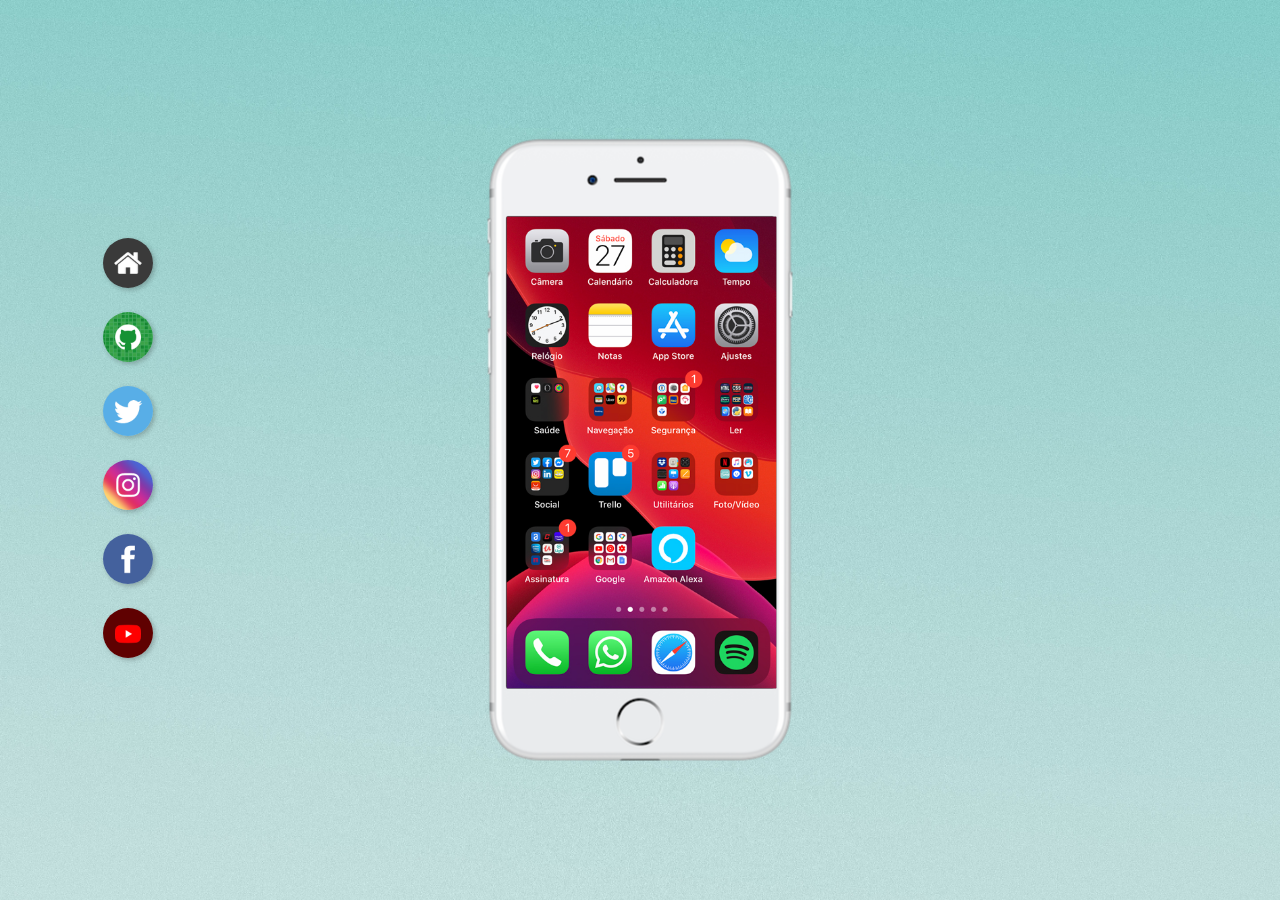
<file: index.html>
<!DOCTYPE html>
<html lang="pt-pt">
<head>
    <meta charset="UTF-8">
    <meta http-equiv="X-UA-Compatible" content="IE=edge">
    <meta name="viewport" content="width=device-width, initial-scale=1.0">
    <link rel="shortcut icon" href="favicon.ico" type="image/x-icon">
    <link rel="stylesheet" href="/estilos/style.css">
    <title>Projeto redes sociais</title>
</head>
<body>
    <main>
        <section id="telefone">
            <iframe id="tela" src="home.html" name="tela" frameborder="0">
            <p>Navegador não compativel com iframe</p>
            </iframe>
        </section>
        <section id="redes-sociais">
            <a href="home.html" target="tela"><img src="imagens/logo-home.jpg" alt="home"></a>
            <br>
            <a href="/redes/github.html" target="tela"><img src="imagens/logo-github.jpg" alt="Perfil Github"></a> <br>
            <a href="/redes/twitter.html" target="tela"><img src="imagens/logo-twitter.jpg" alt="Perfil Twitter"></a> <br>
            <a href="redes/instagram.html" target="tela"><img src="imagens/logo-instagram.jpg" alt="Perfil Instagram"></a> <br>
            <a href="redes/facebook.html" target="tela"><img src="imagens/logo-facebook.jpg" alt="Perfil facebook"></a> <br>
            <a href="/redes/youtube.html" target="tela"><img src="imagens/logo-youtube.jpg" alt="Perfil Youtube"></a> <br>

        </section>
    </main>
    <footer>

    </footer>
</body>
</file>
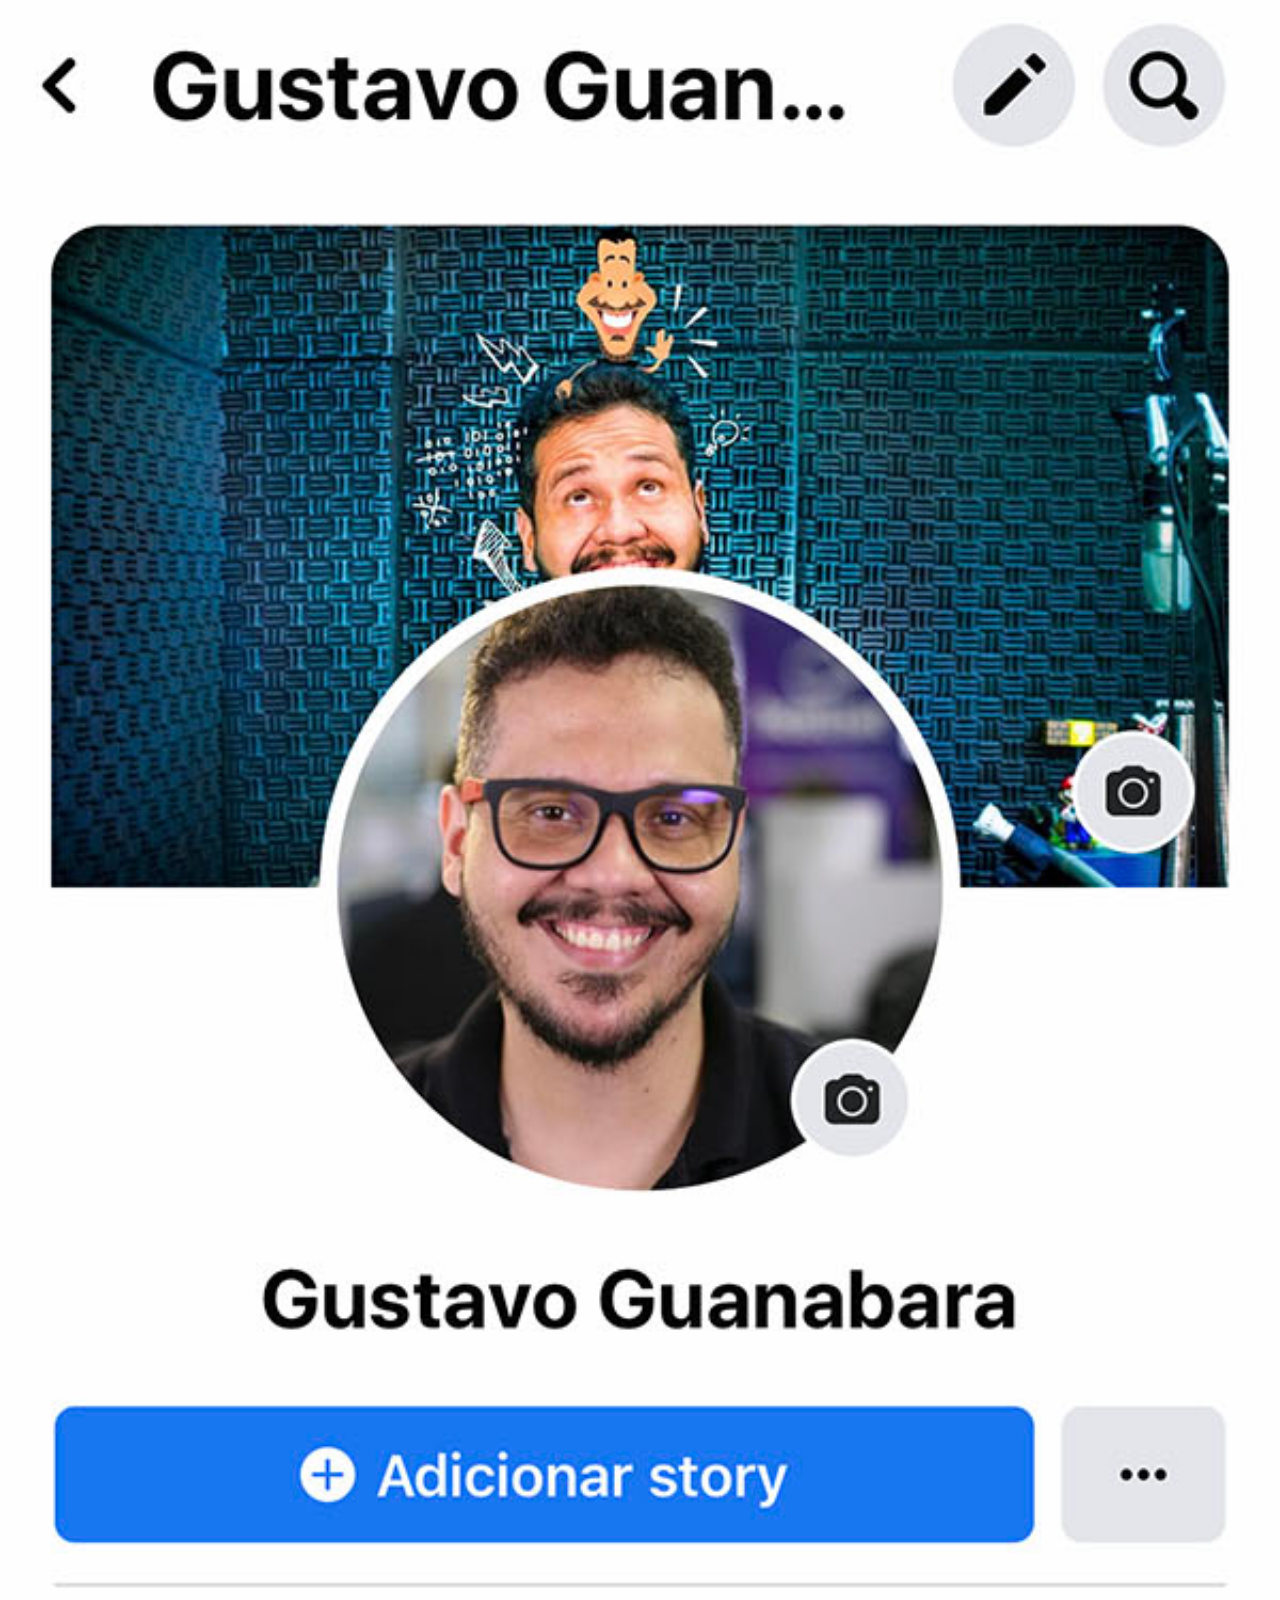
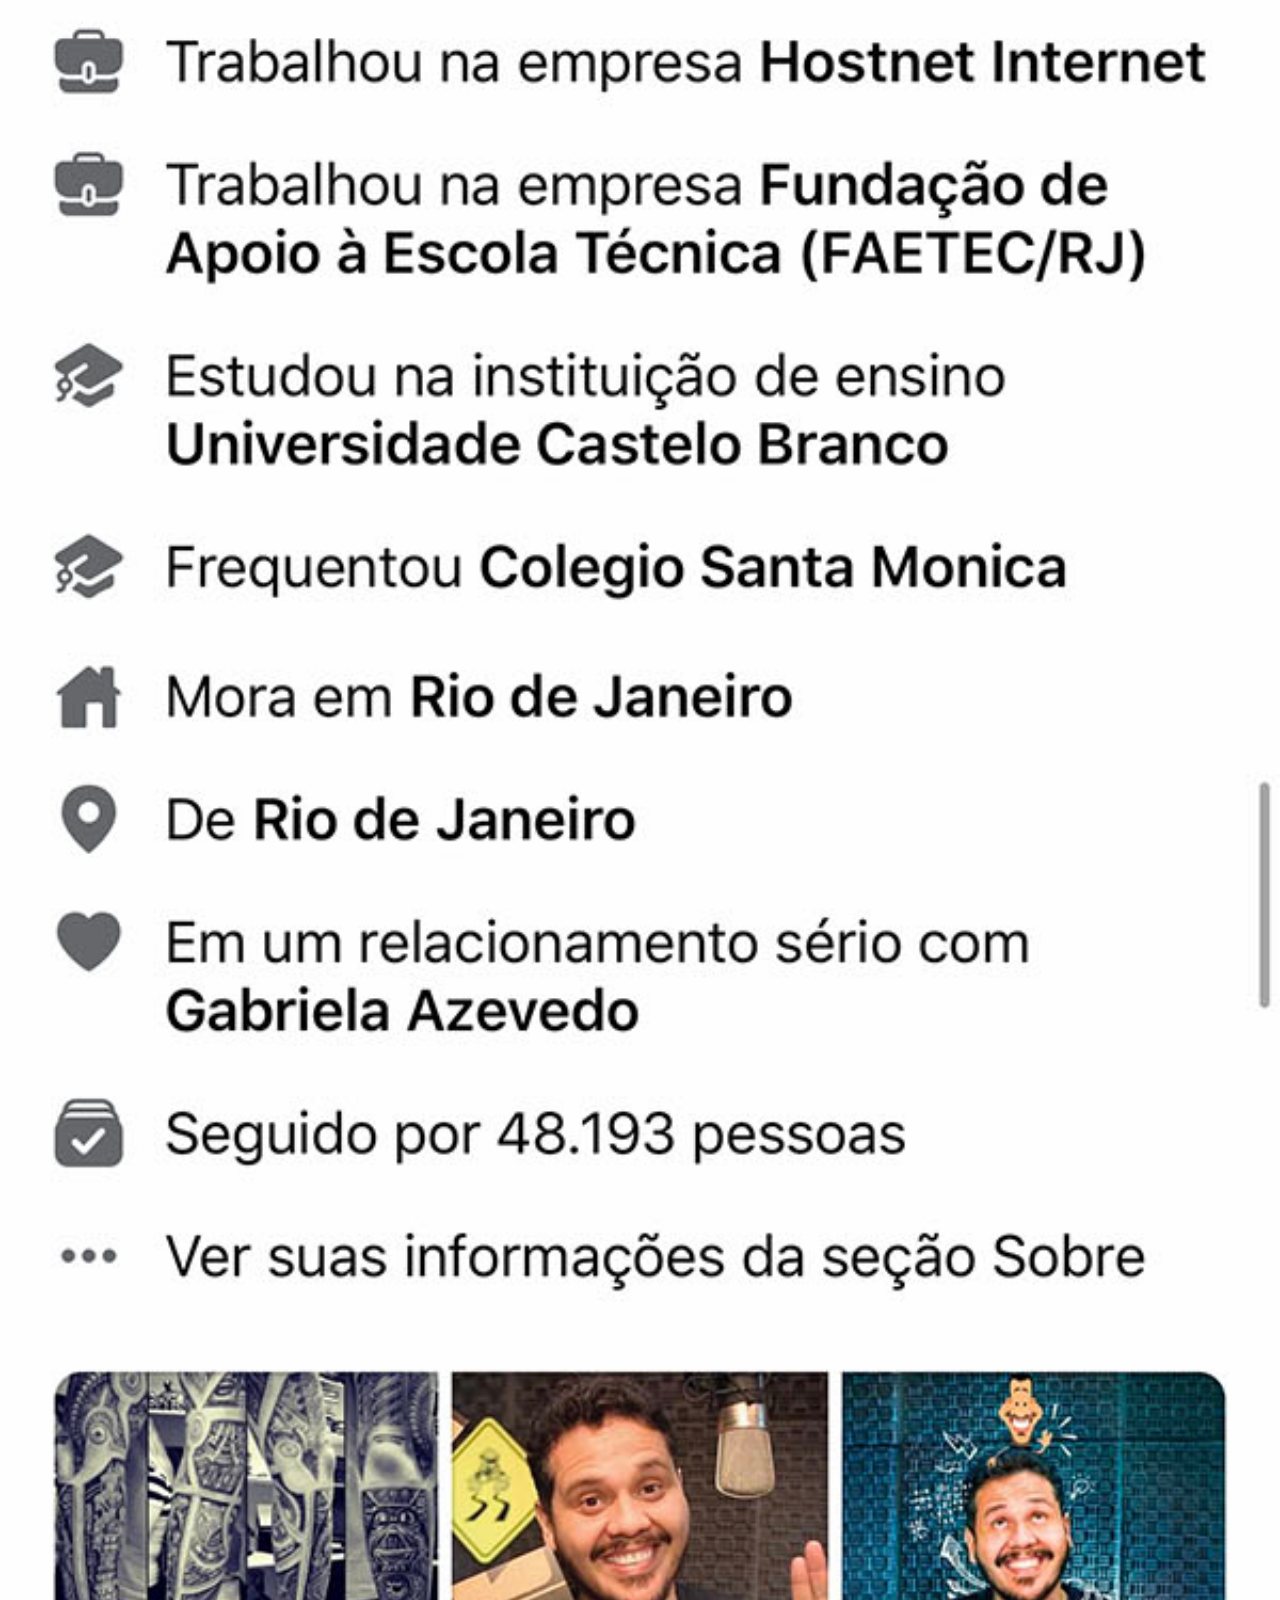
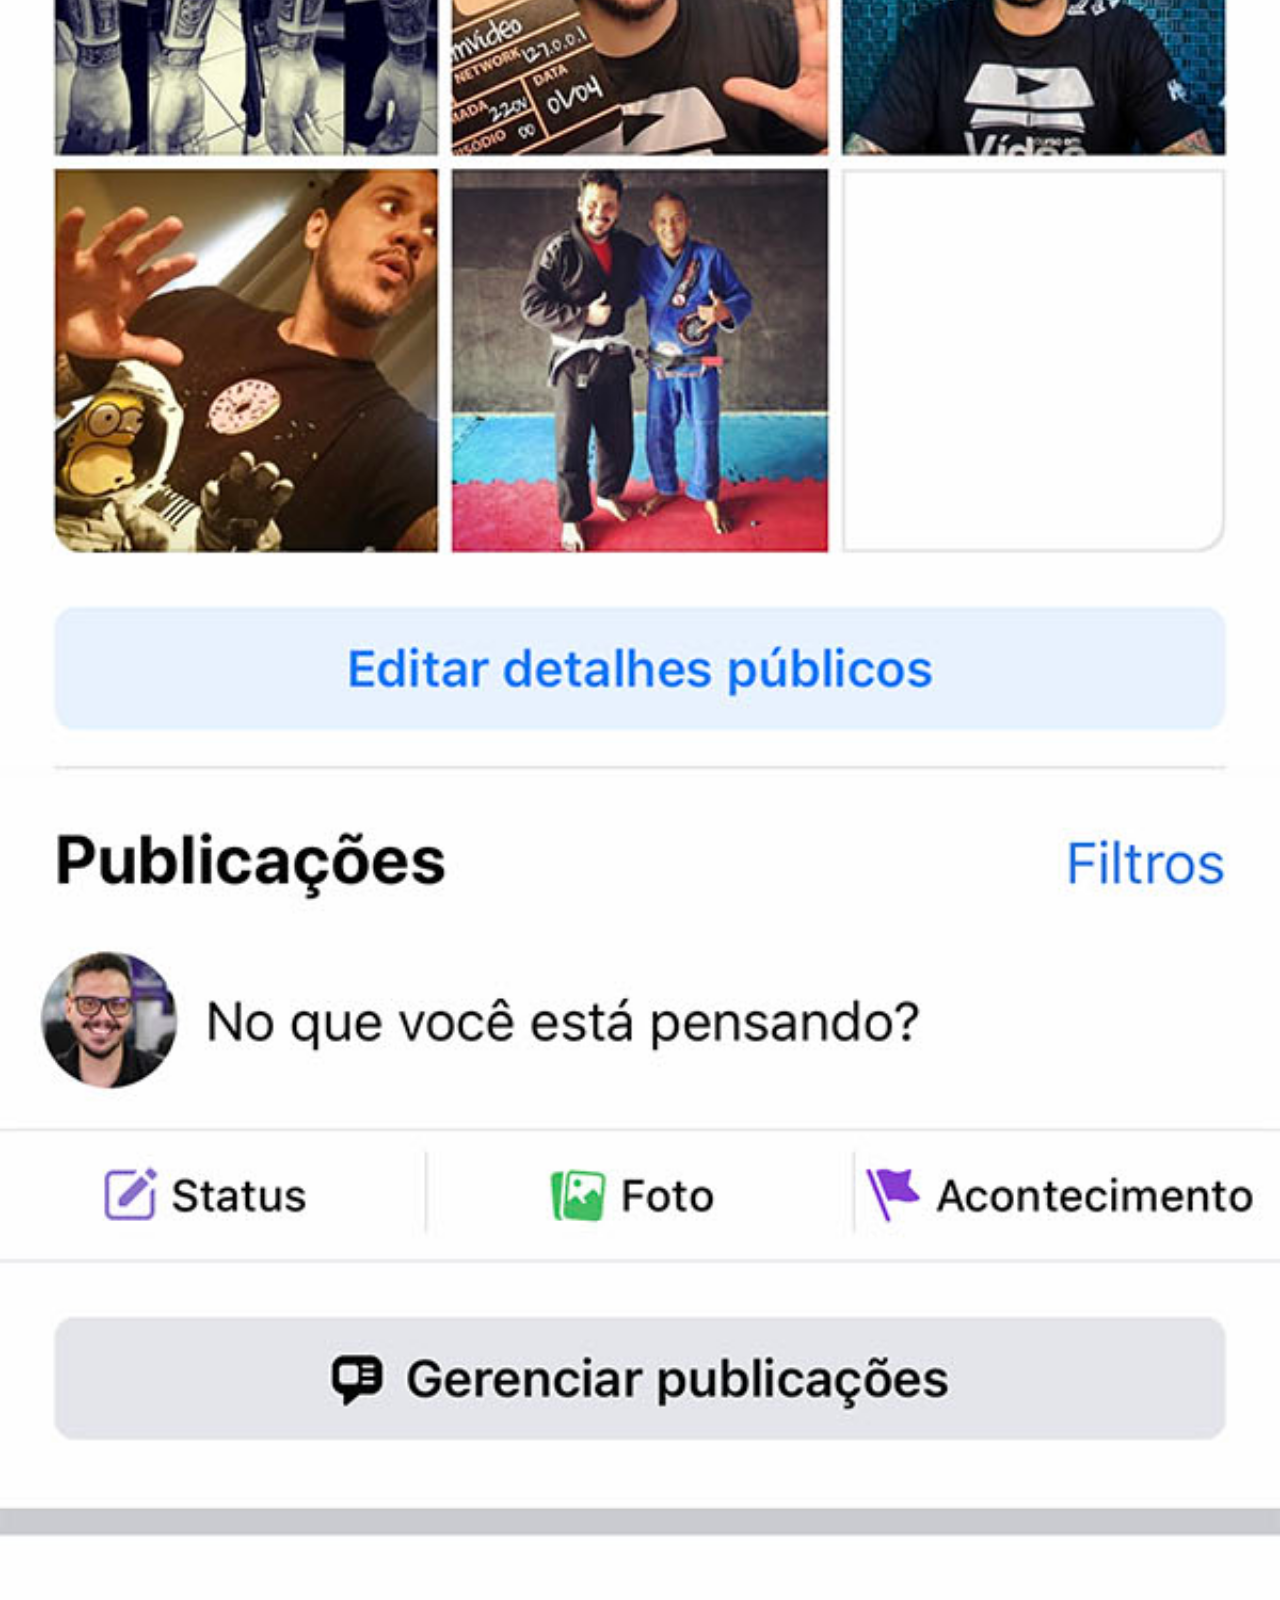
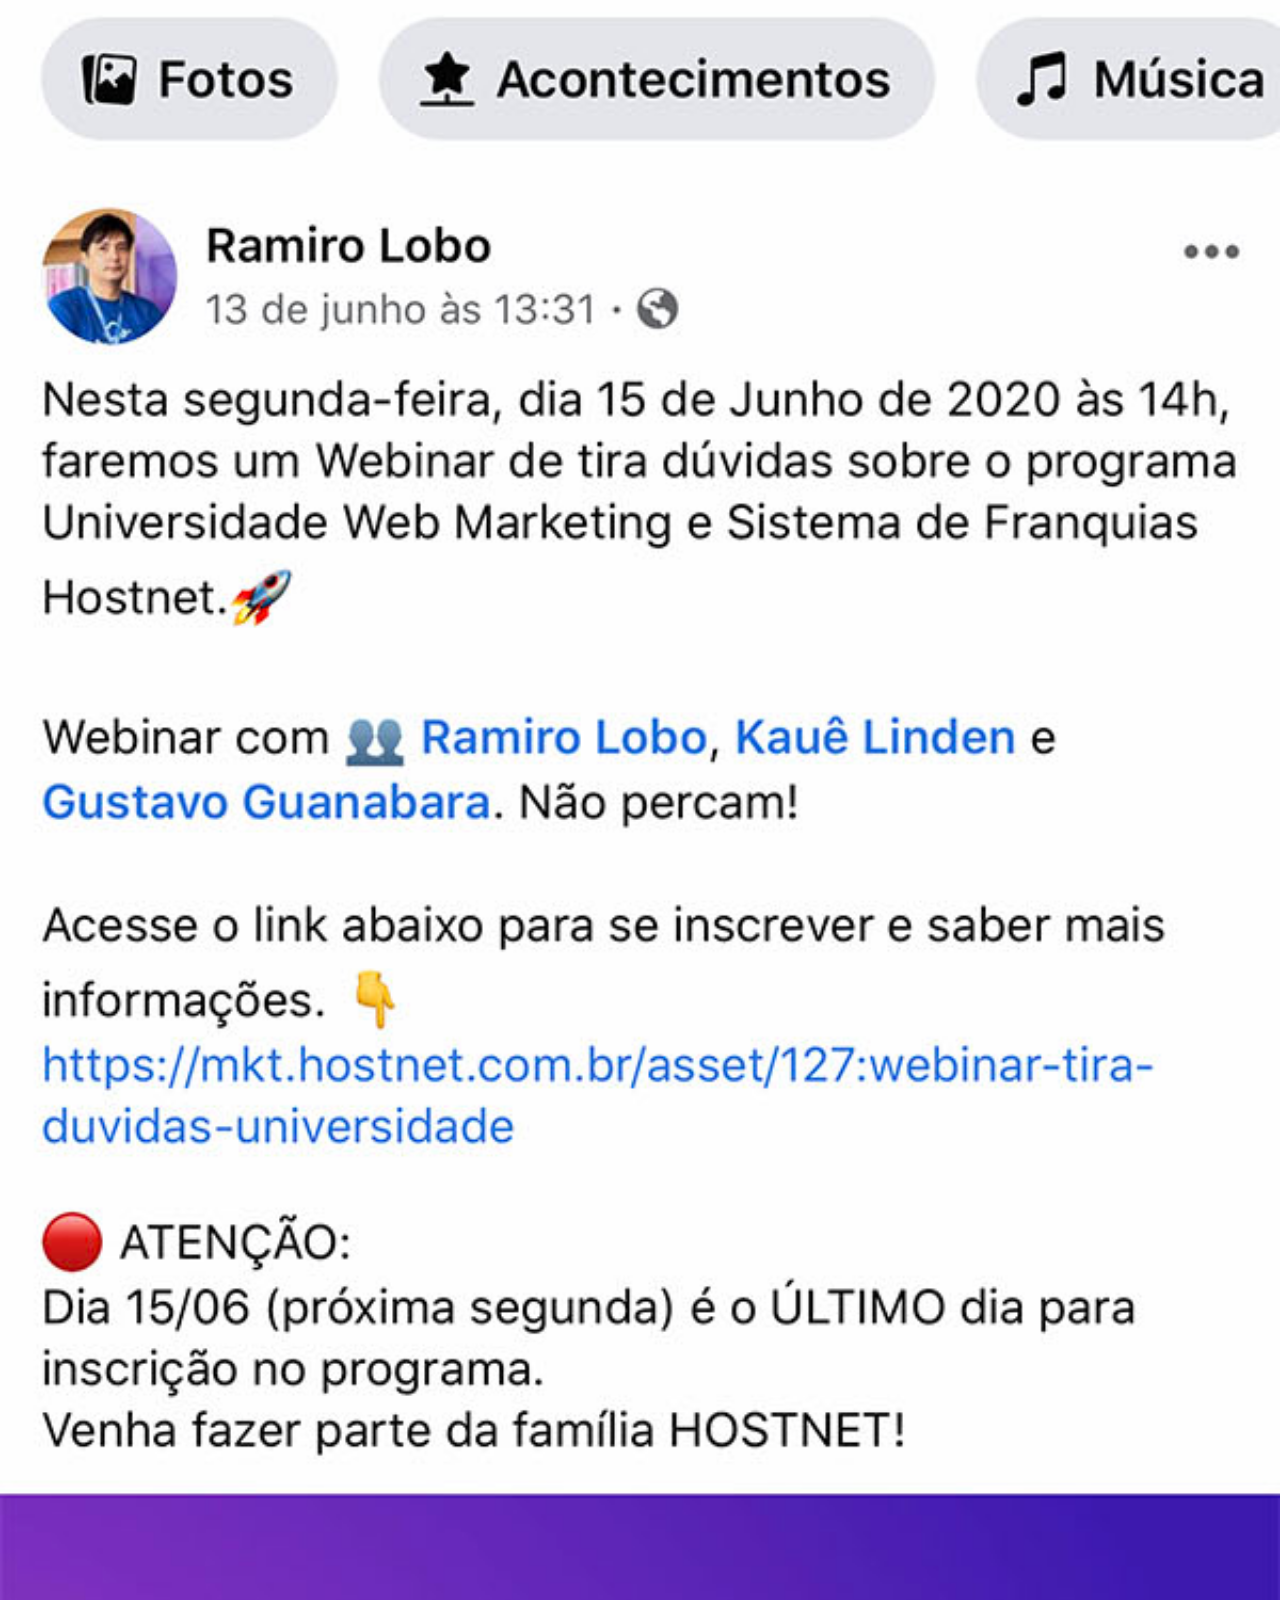
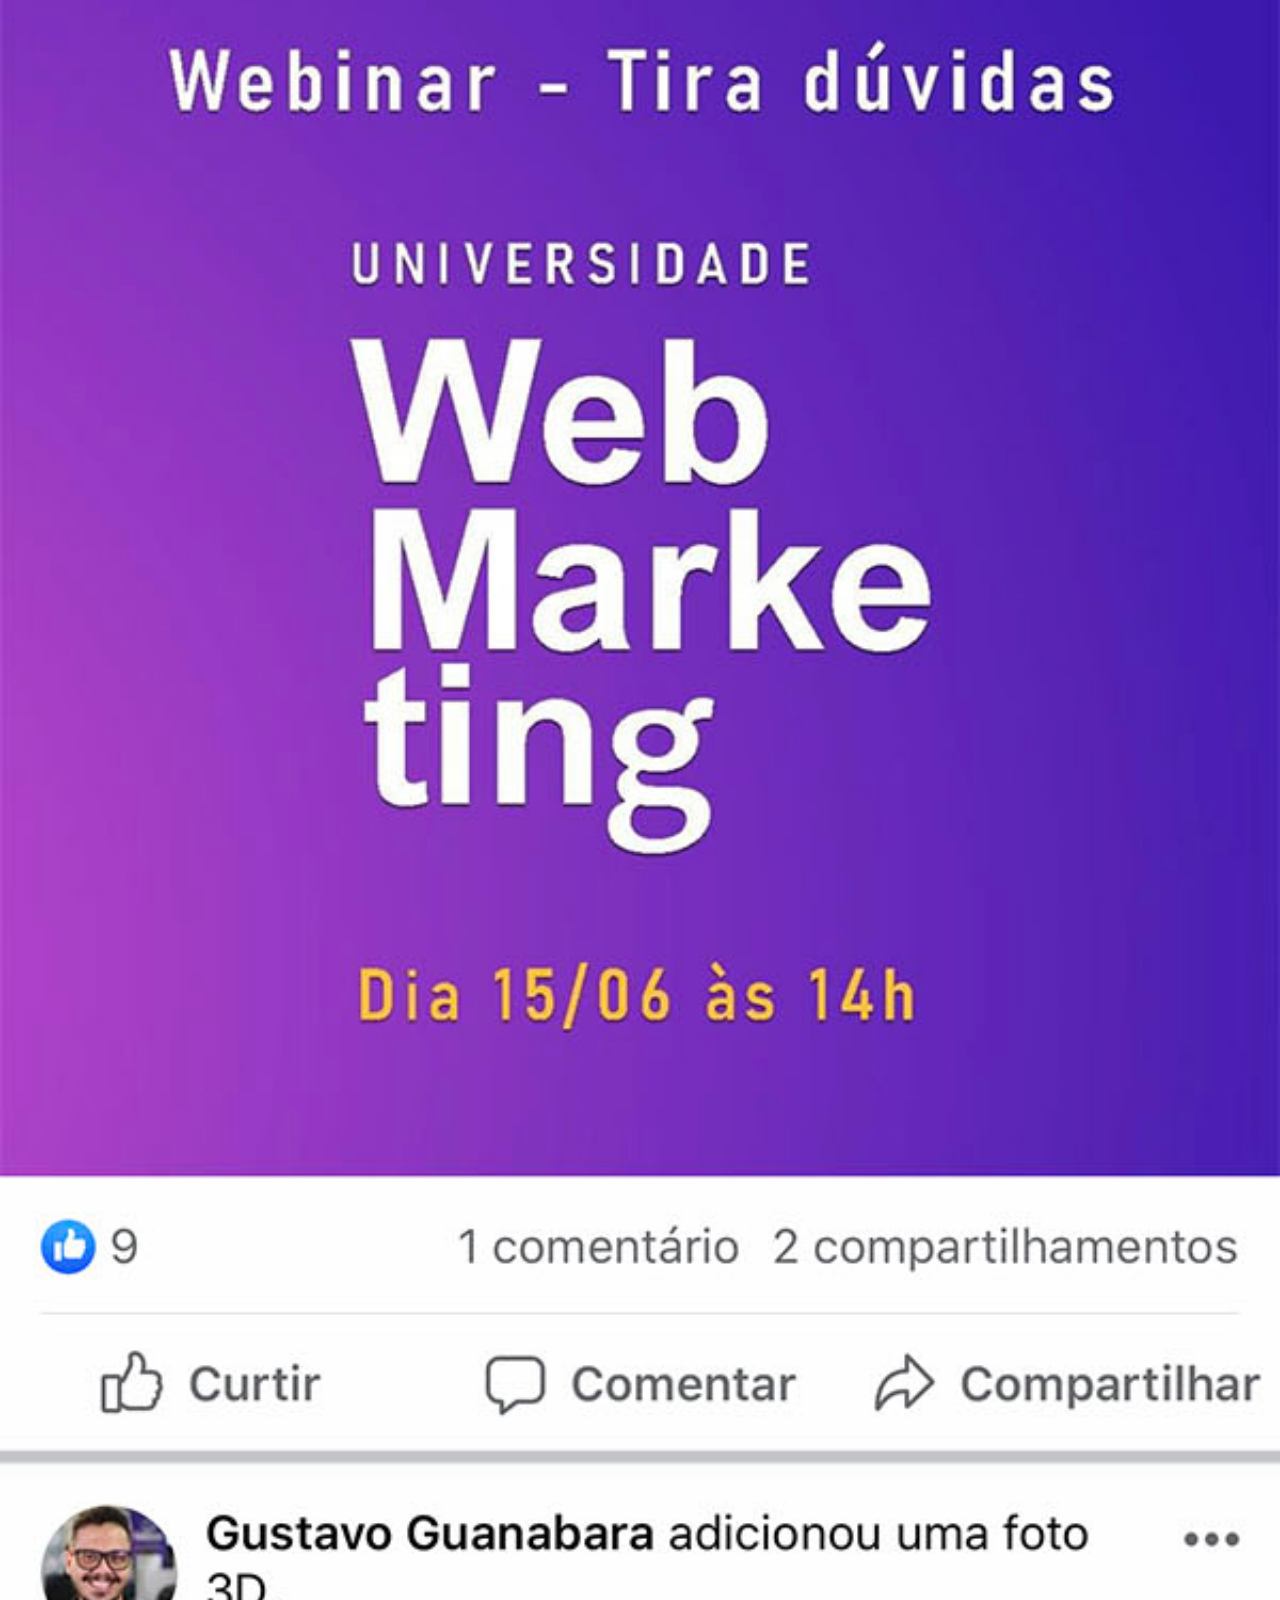
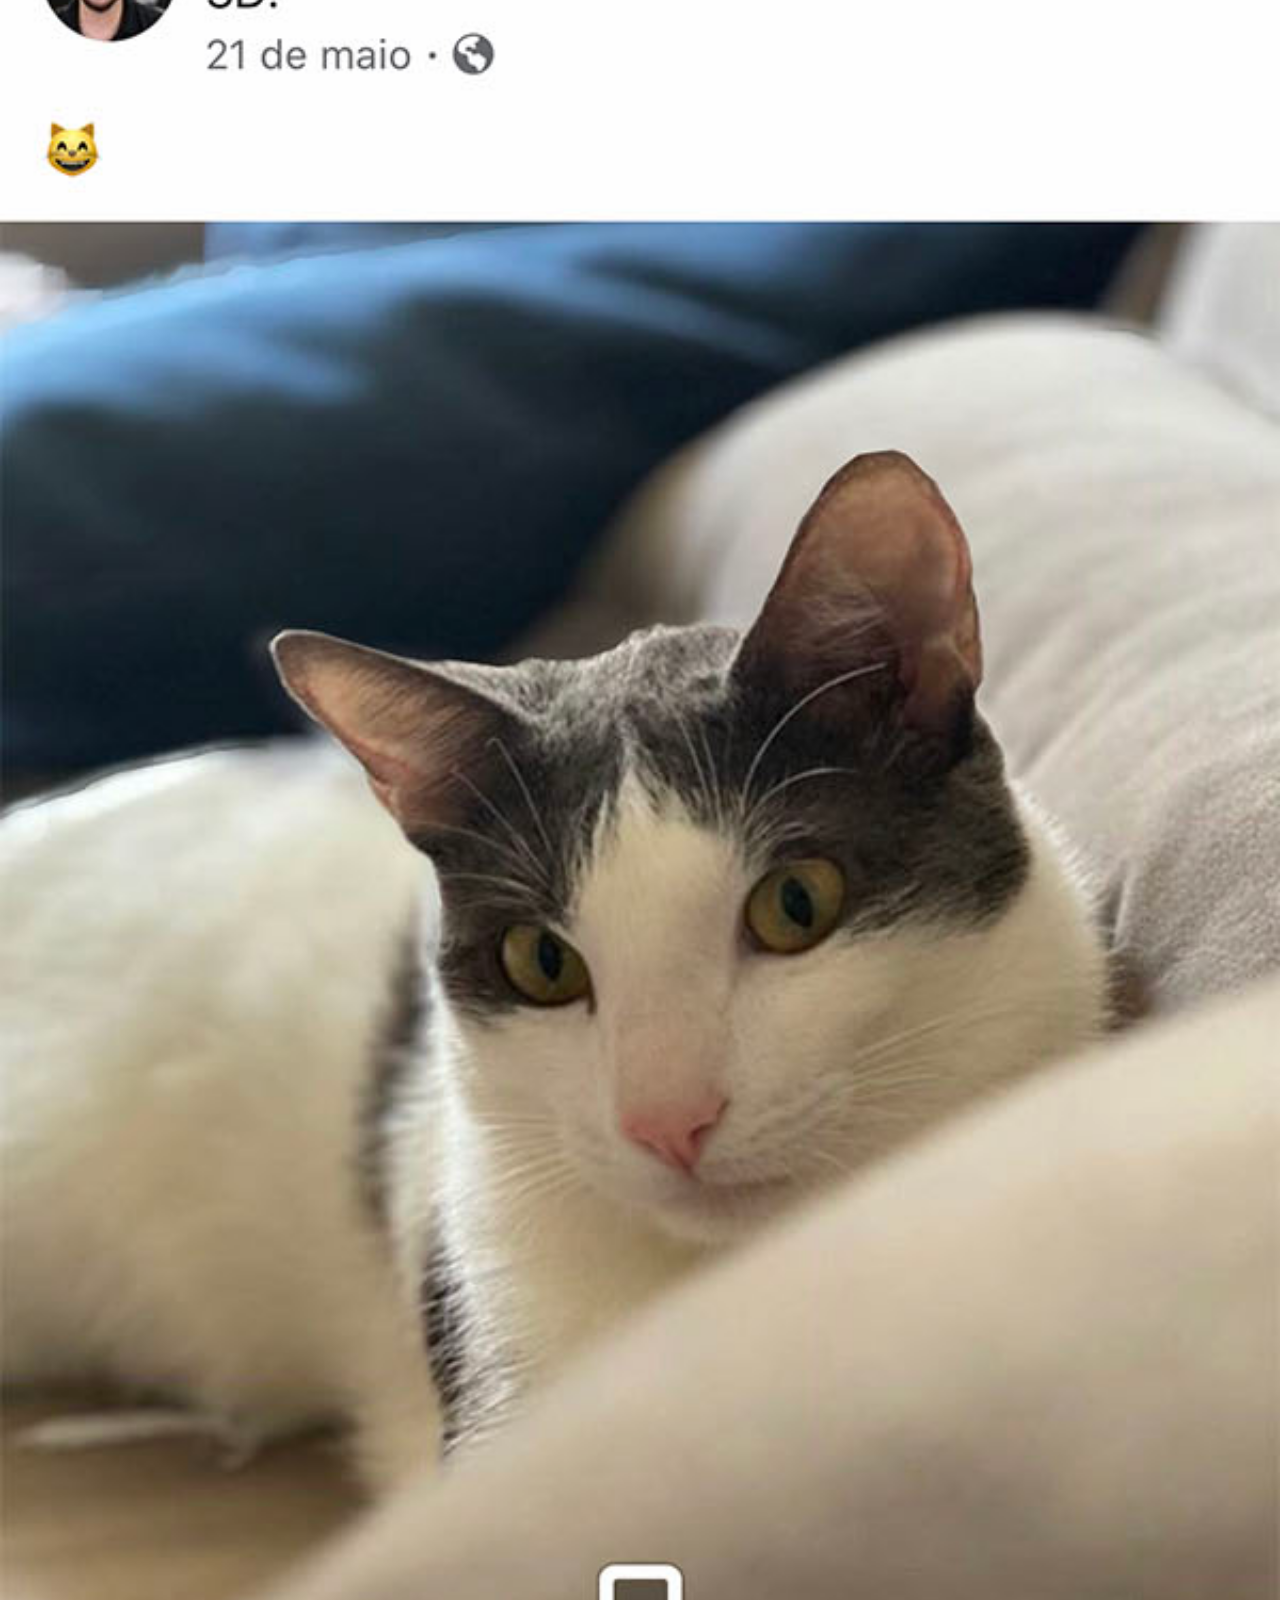
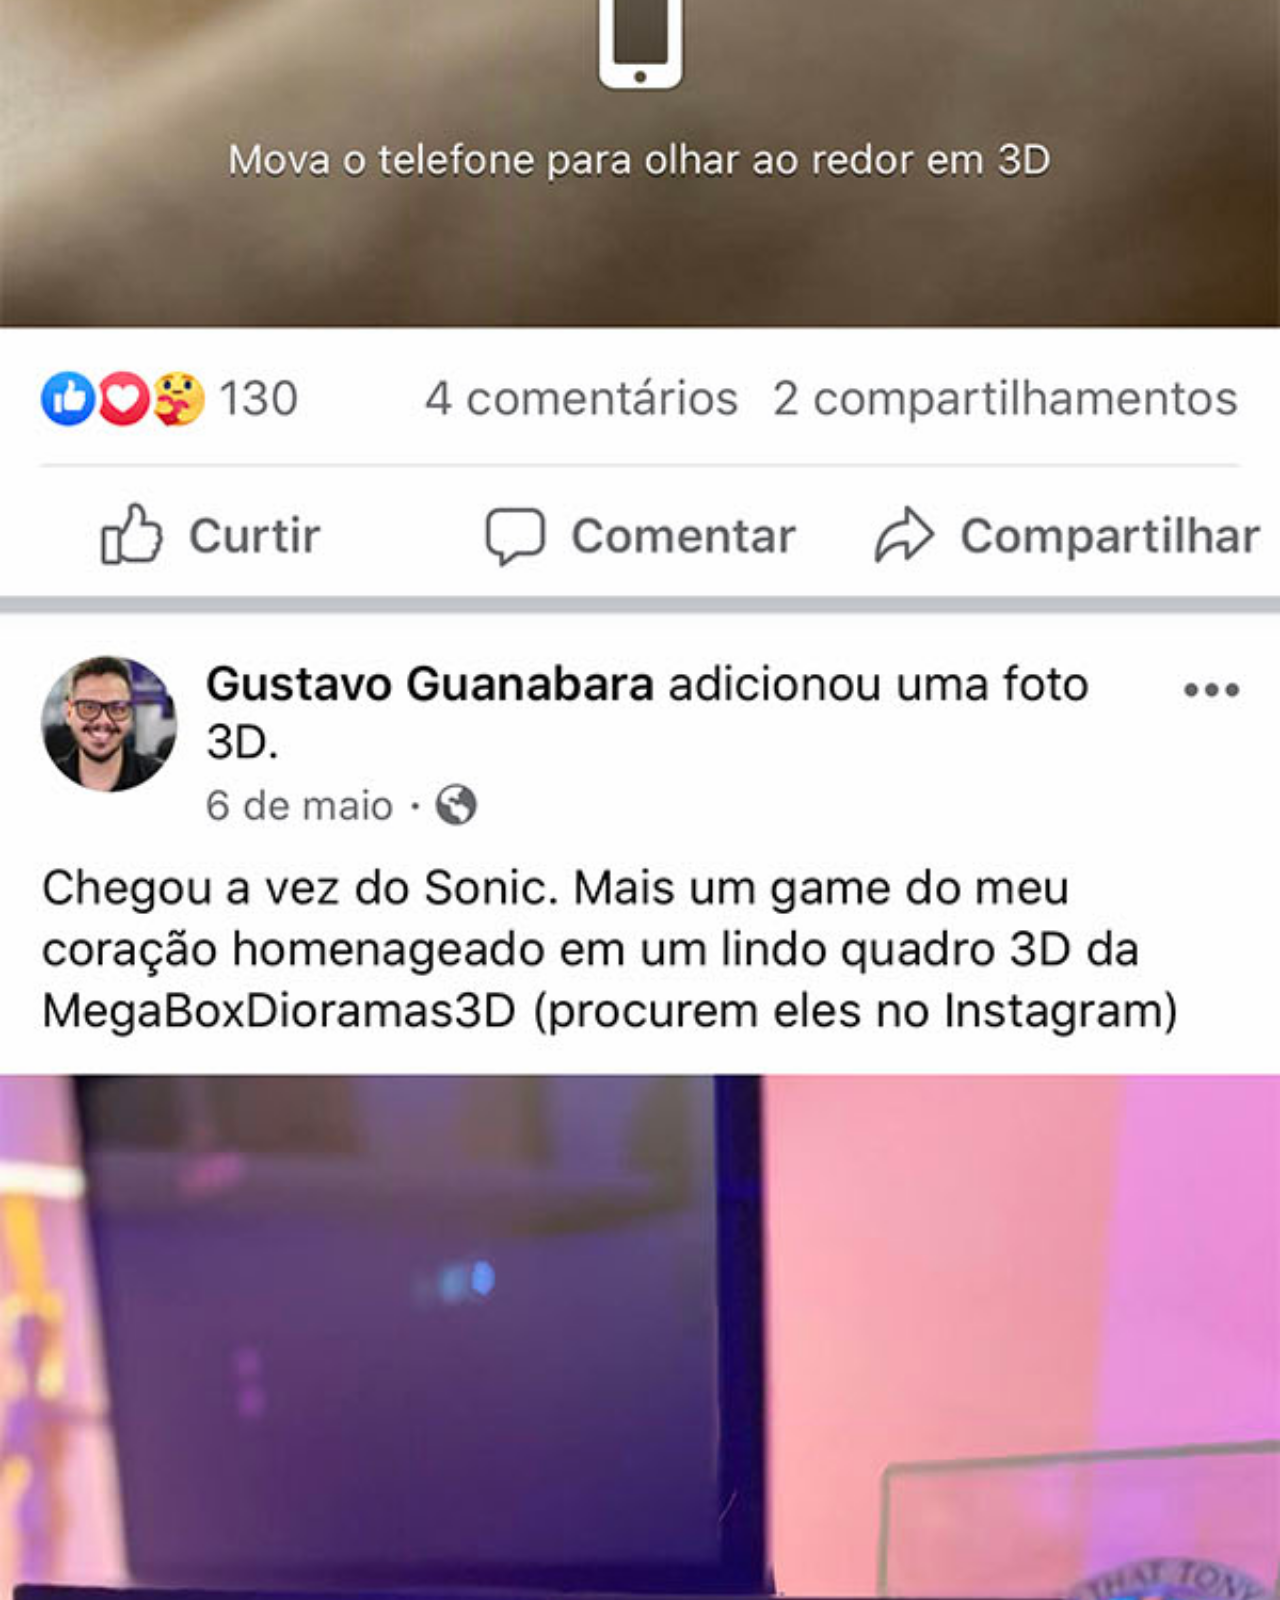
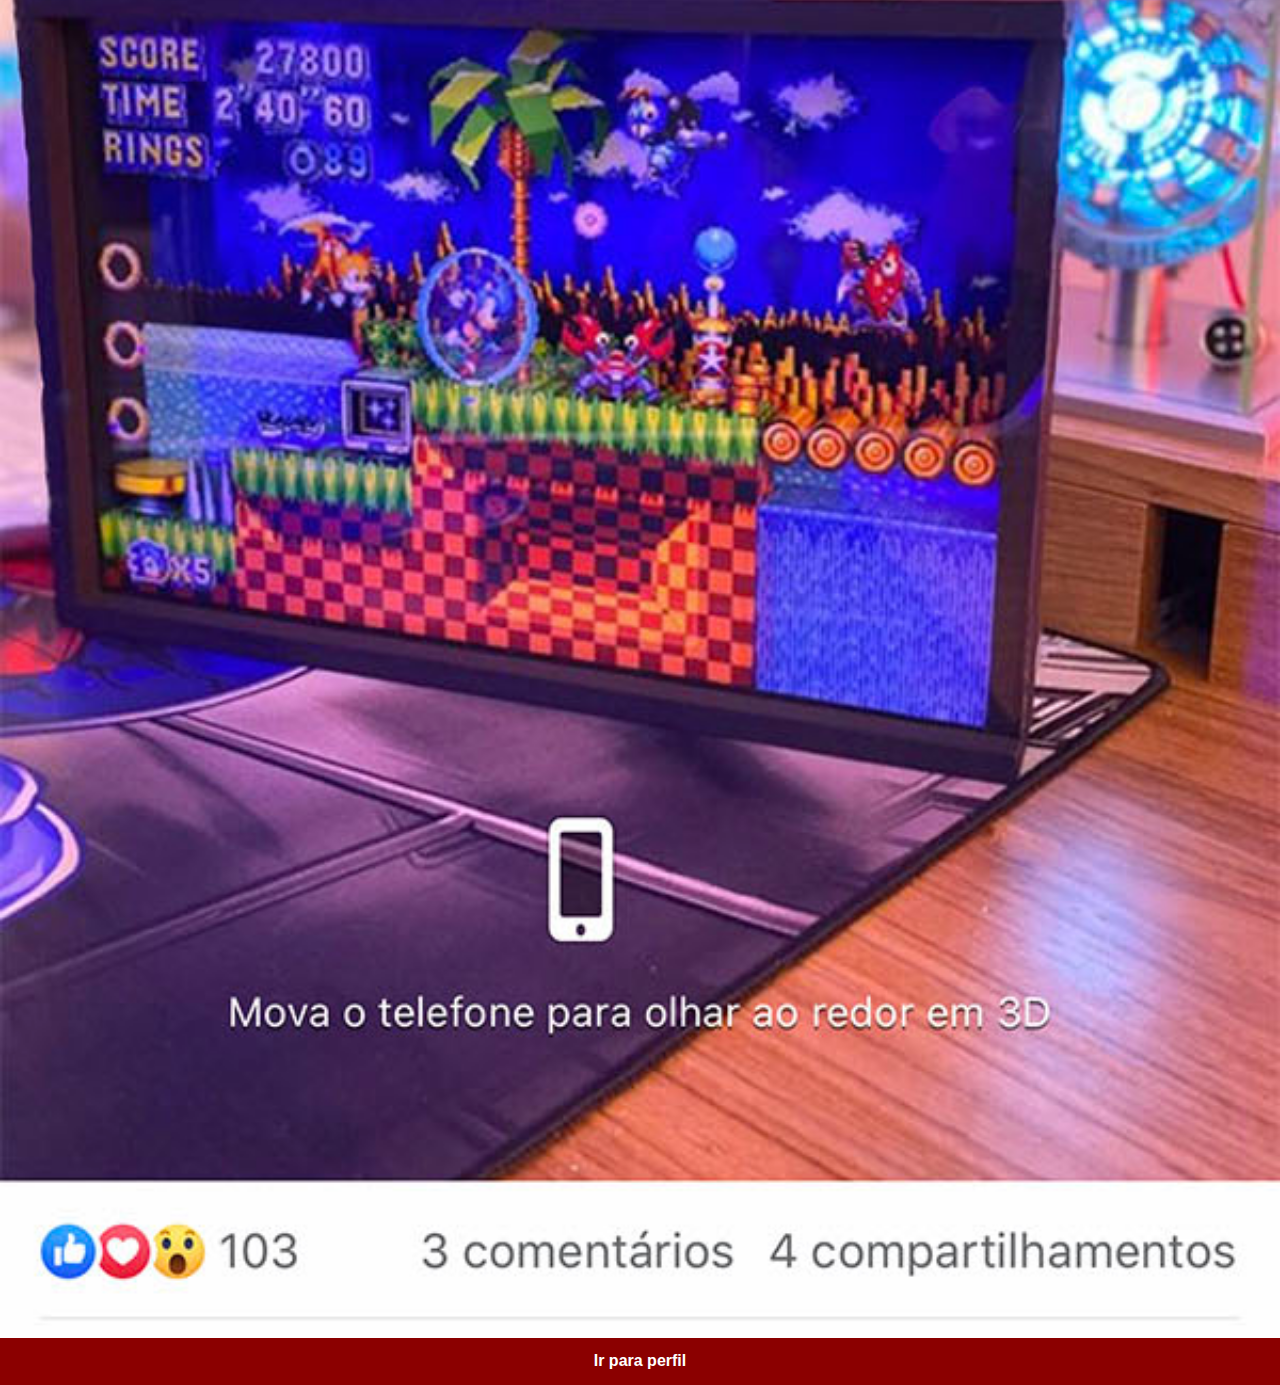
<file: facebook.html>
<!DOCTYPE html>
<html lang="en">
<head>
    <meta charset="UTF-8">
    <meta http-equiv="X-UA-Compatible" content="IE=edge">
    <meta name="viewport" content="width=device-width, initial-scale=1.0">
    <link rel="stylesheet" href="estilos/social.css">
    <title>Facebook</title>
    
</head>
<body>
    <img src="imagens/tela-facebook.jpg" alt="YouTube">
    <a href="https://www.facebook.com/nonokomoto/" target="_blank">Ir para perfil</a>
</body>
</html>
</file>
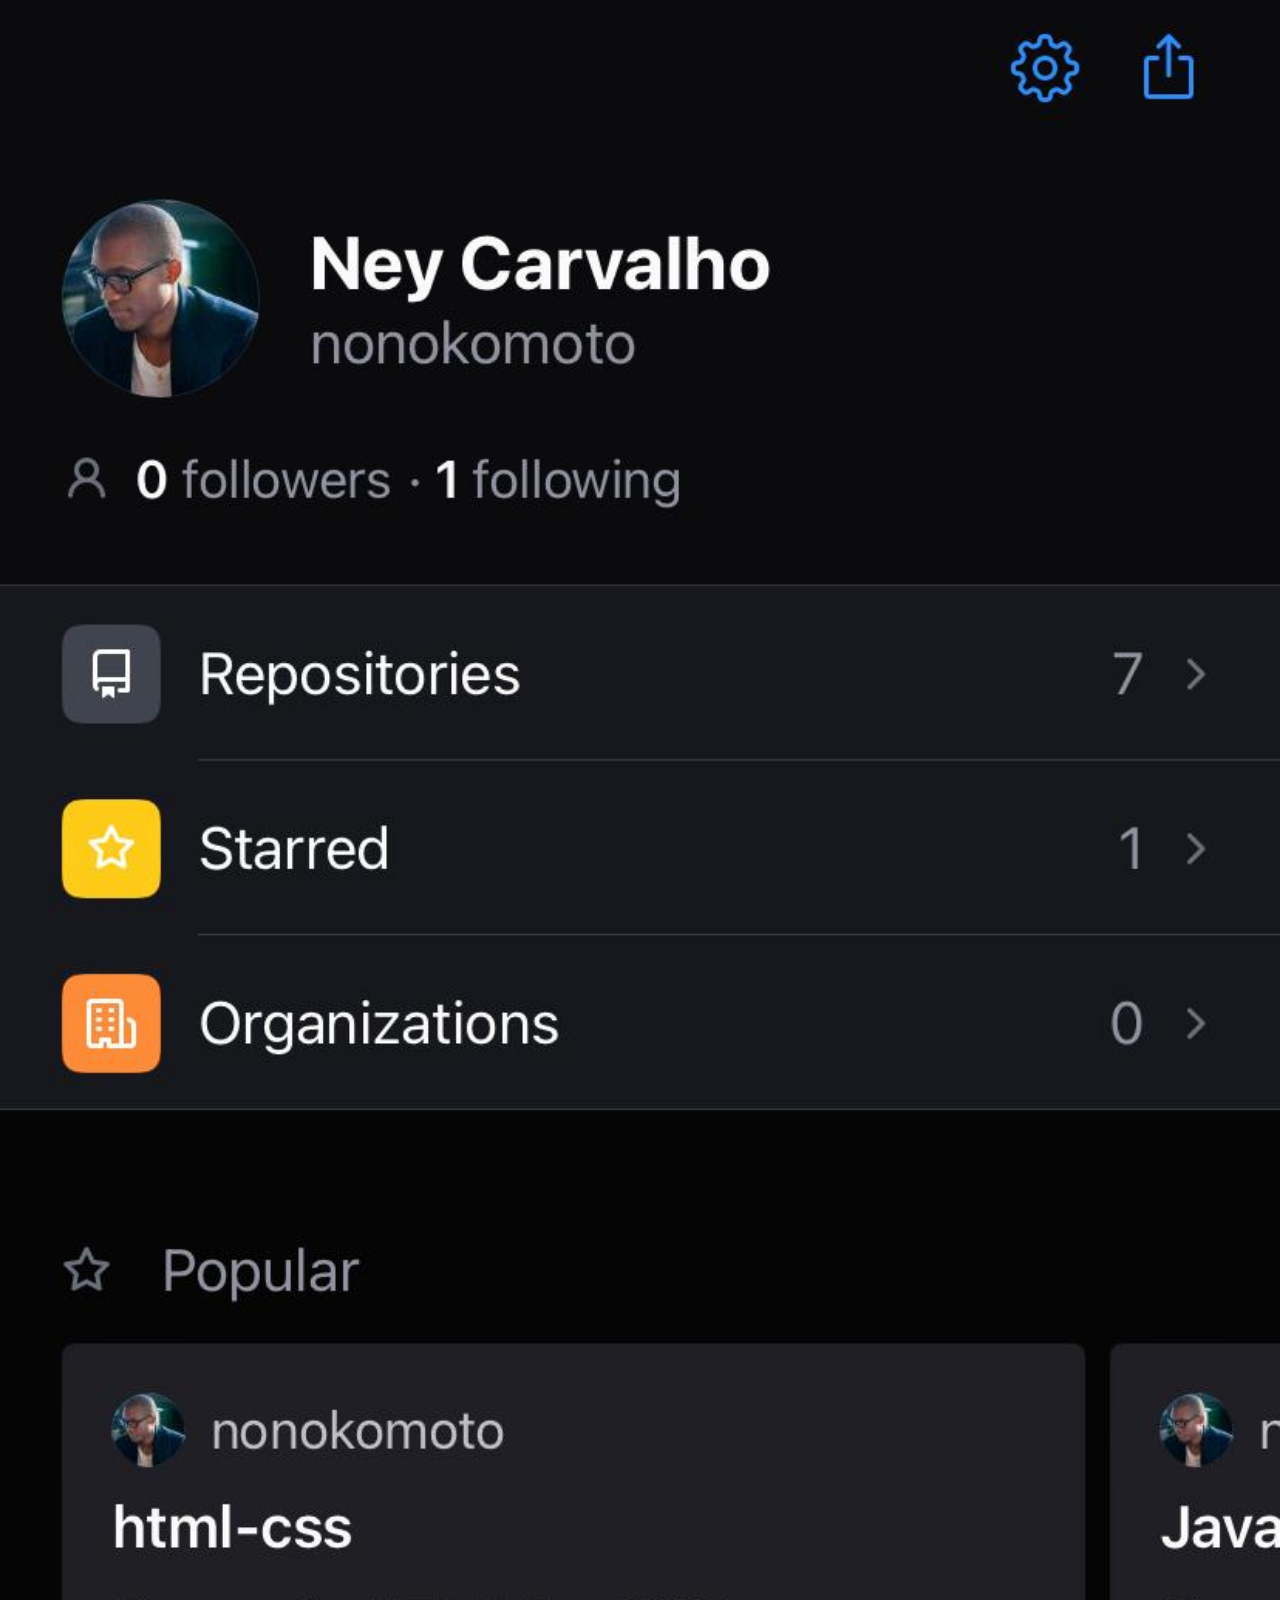
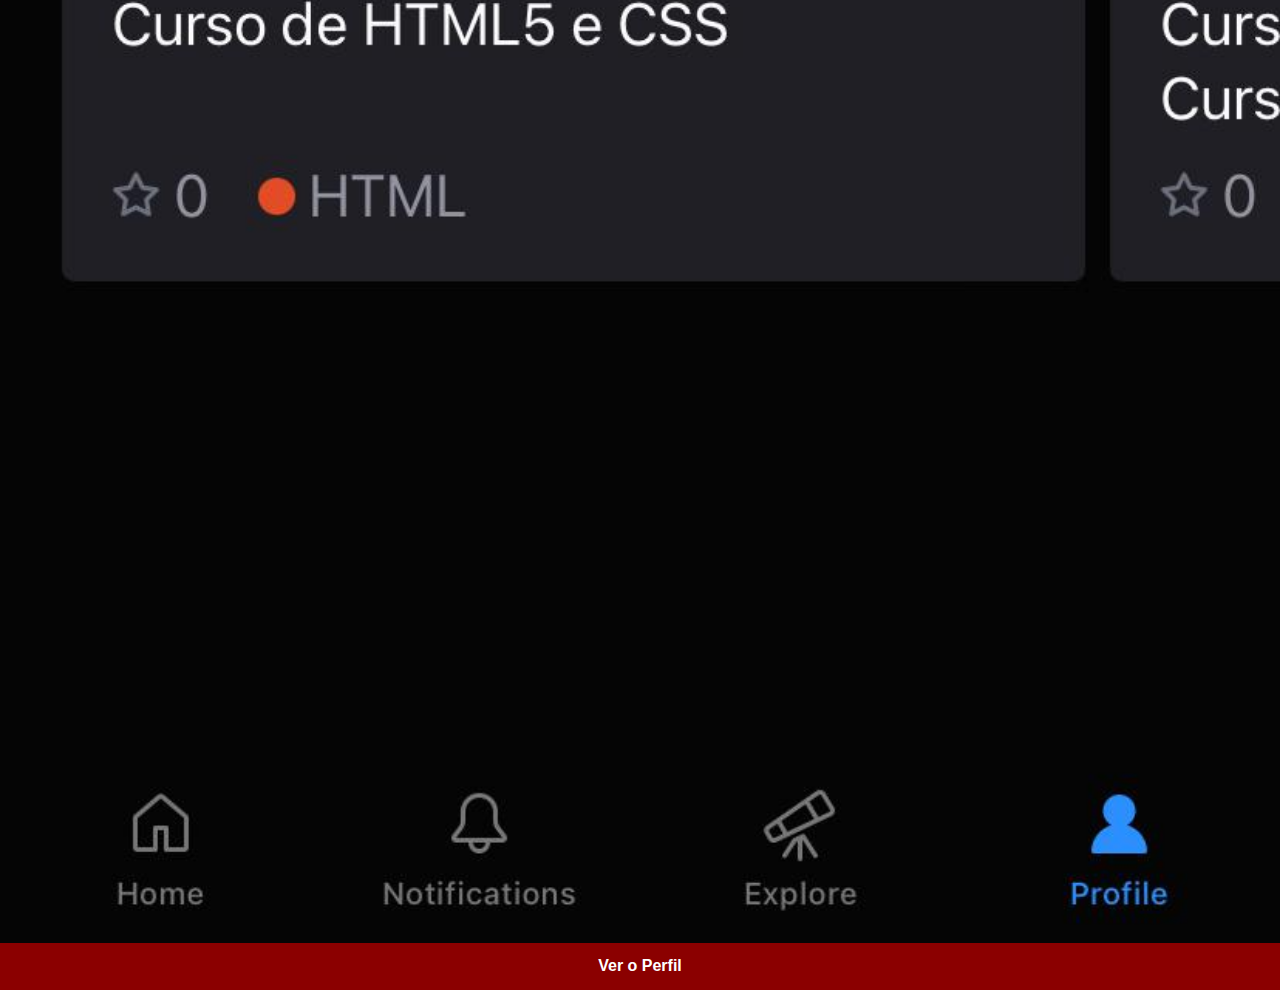
<file: github.html>
<!DOCTYPE html>
<html lang="en">
<head>
    <meta charset="UTF-8">
    <meta http-equiv="X-UA-Compatible" content="IE=edge">
    <meta name="viewport" content="width=device-width, initial-scale=1.0">
    <link rel="stylesheet" href="estilos/social.css">
    <title>GitHub</title>
</head>
<body>
    <img src="imagens/github.jpeg" alt="Perfil GitHub">
    <a href="https://github.com/nonokomoto" target="_blank">Ver o Perfil</a>
</body>
</html>
</file>
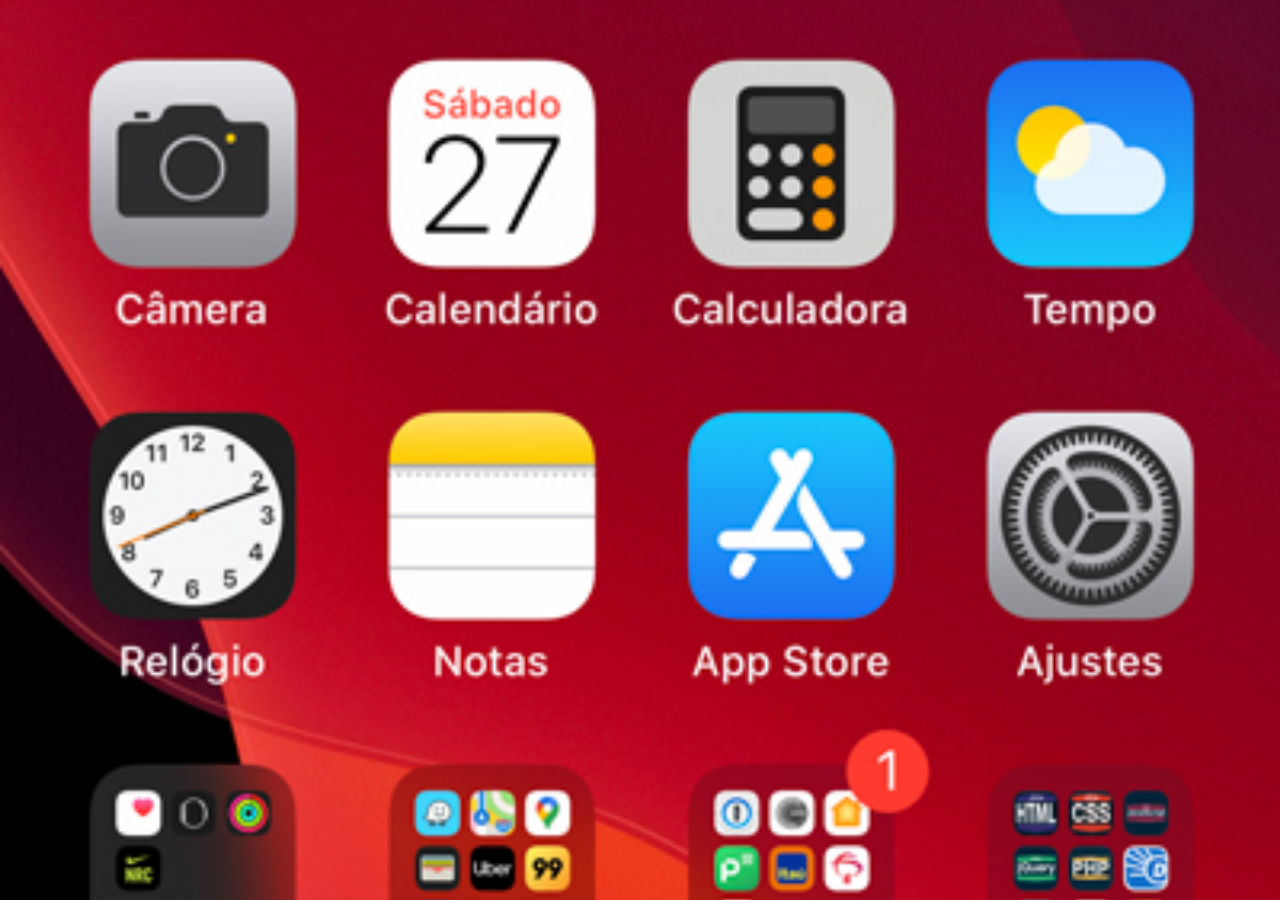
<file: home.html>
<!DOCTYPE html>
<html lang="pt-pt">
<head>
    <meta charset="UTF-8">
    <meta http-equiv="X-UA-Compatible" content="IE=edge">
    <meta name="viewport" content="width=device-width, initial-scale=1.0">
    <title>Home</title>
</head>
<style>
    *{
        margin: 0px;
        margin: 0px;
    }
    body{
        width: 100vw;
        height: 100vh;
        background: black url("imagens/tela-home.jpg") no-repeat top center;
        background-size: cover;
    }
</style>
<body>
    
</body>
</html>
</file>
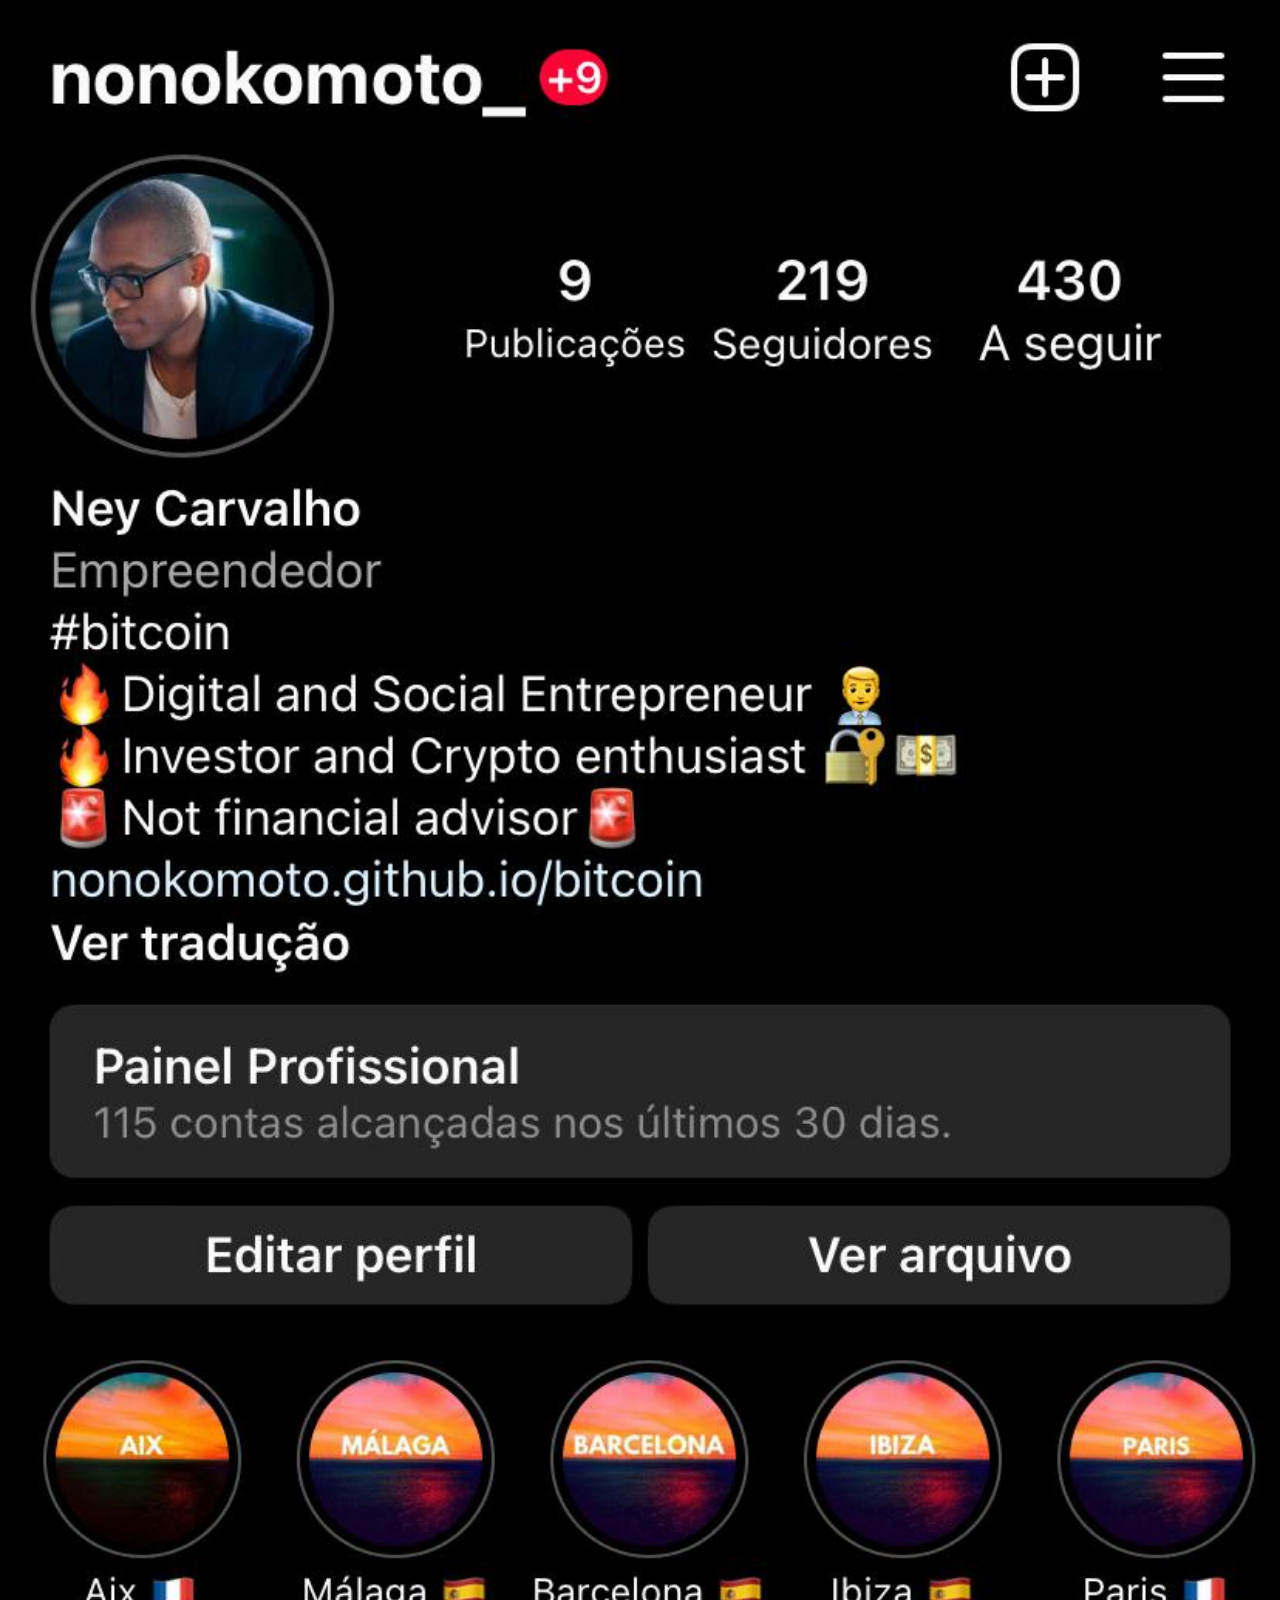
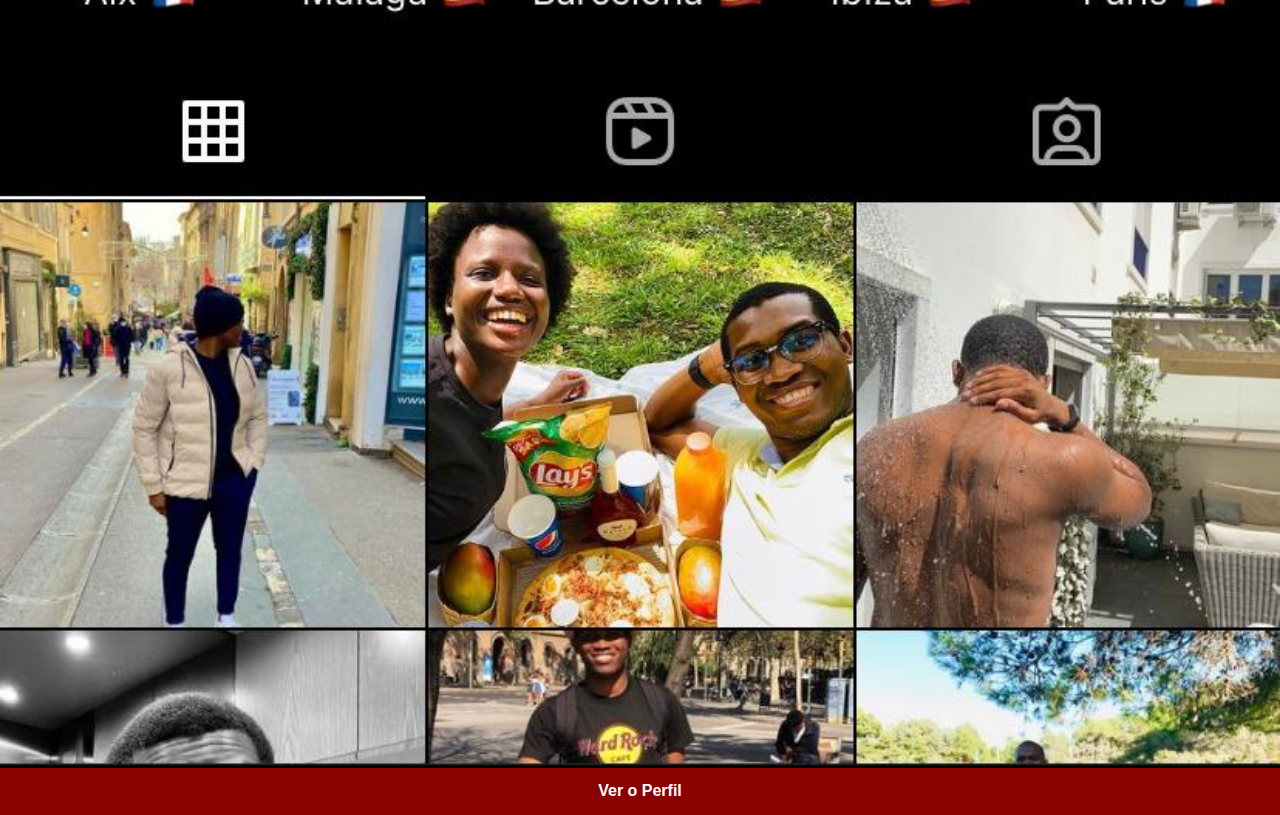
<file: instagram.html>
<!DOCTYPE html>
<html lang="en">
<head>
    <meta charset="UTF-8">
    <meta http-equiv="X-UA-Compatible" content="IE=edge">
    <meta name="viewport" content="width=device-width, initial-scale=1.0">
    <link rel="stylesheet" href="estilos/social.css">
    <title>Instagram</title>
</head>
<body>
    <img src="imagens/instagram.jpeg" alt="Perfil Instagram">
    <a href="https://www.instagram.com/nonokomoto_/" target="_blank">Ver o Perfil</a>
</body>
</html>
</file>
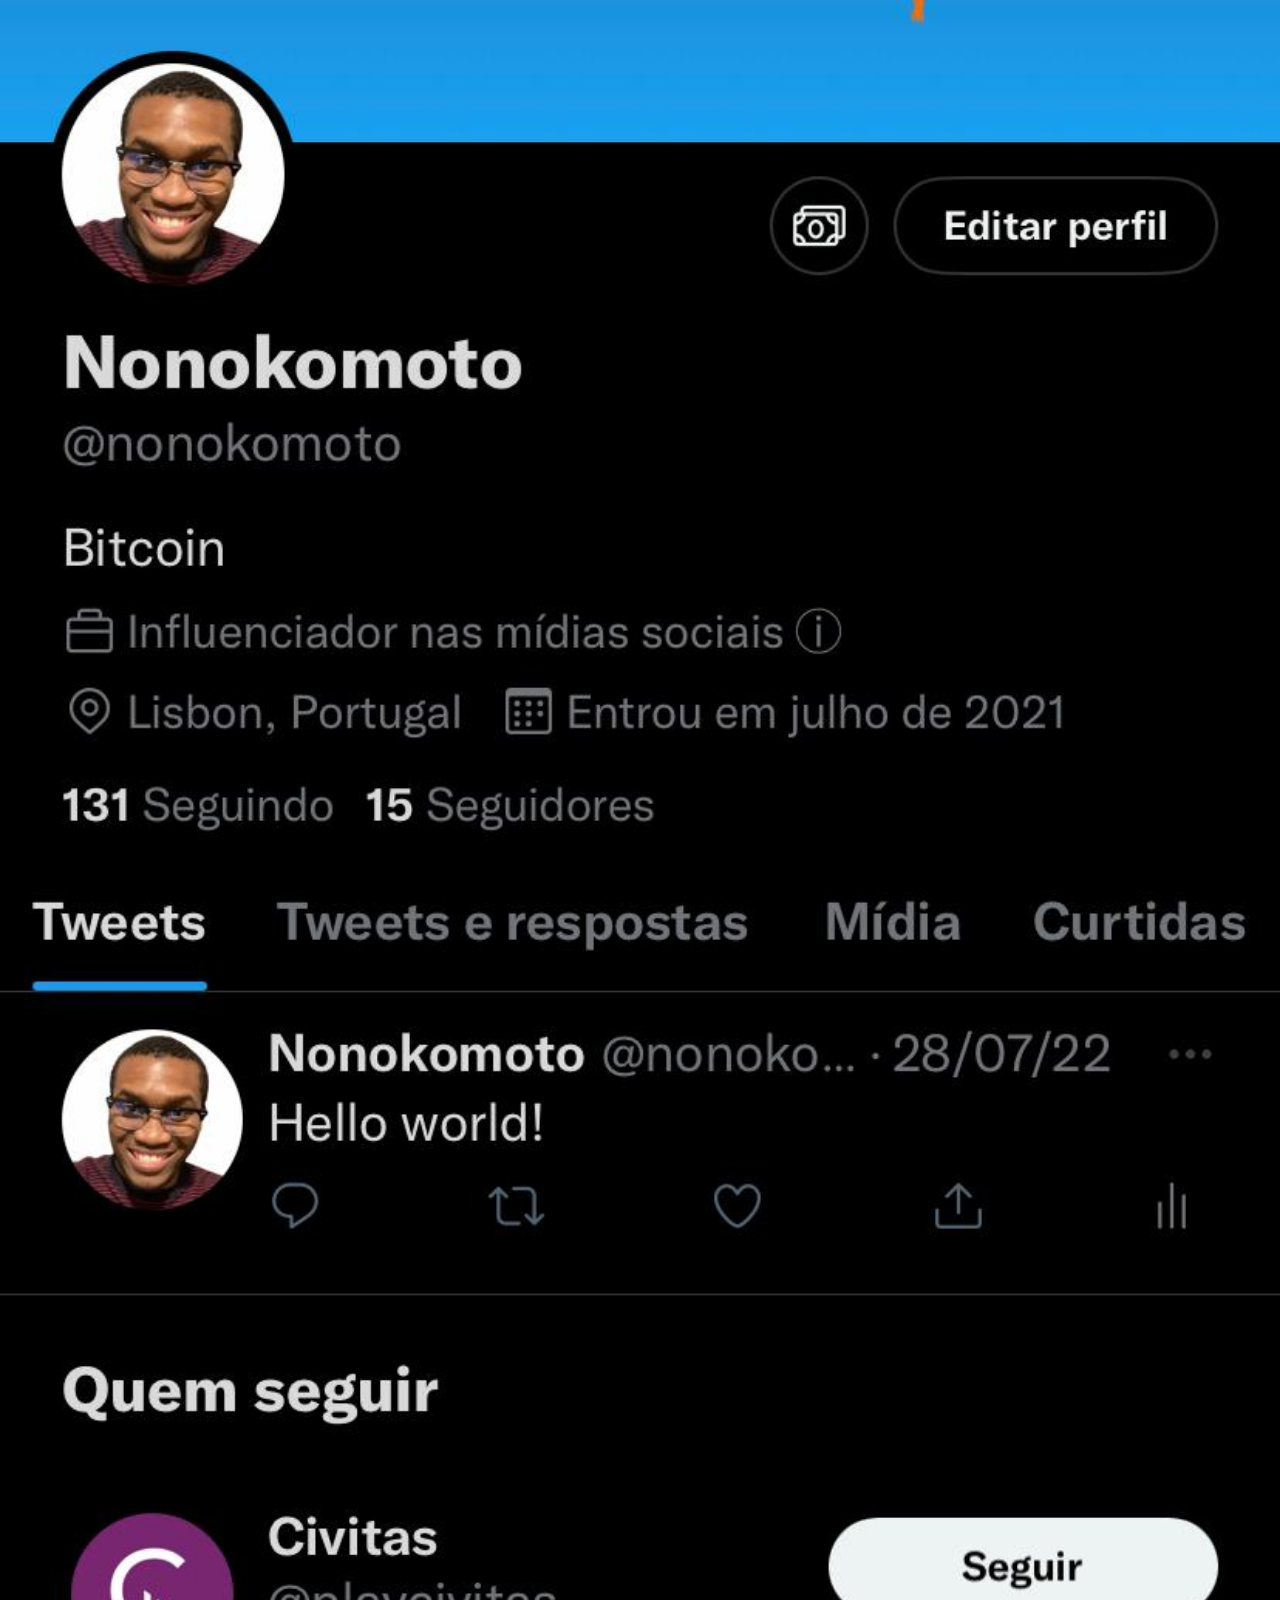
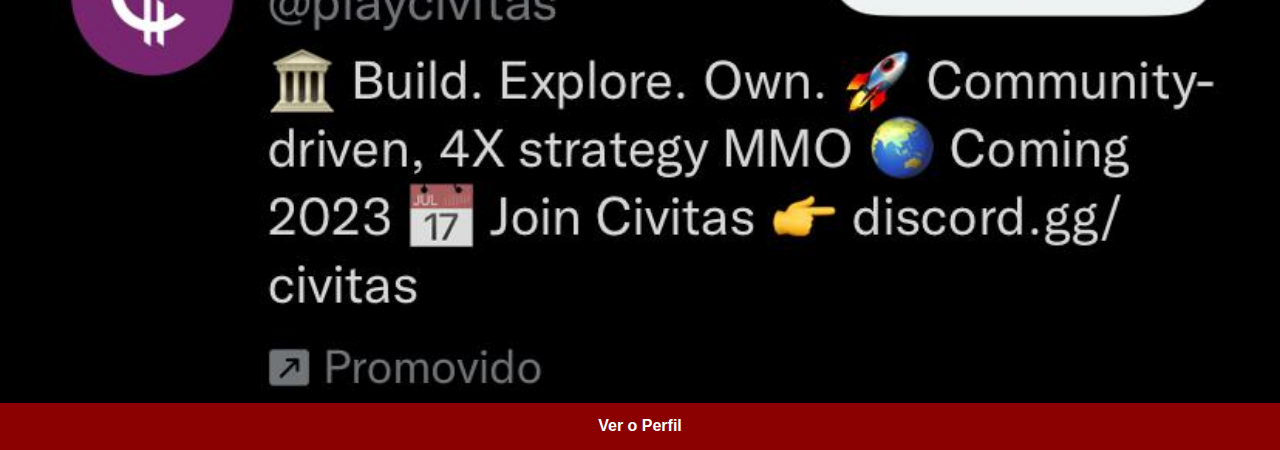
<file: twitter.html>
<!DOCTYPE html>
<html lang="en">
<head>
    <meta charset="UTF-8">
    <meta http-equiv="X-UA-Compatible" content="IE=edge">
    <meta name="viewport" content="width=device-width, initial-scale=1.0">
    <link rel="stylesheet" href="estilos/social.css">
    <title>Twitter</title>
</head>
<body>
    <img src="imagens/twitter.jpeg" alt="Perfil Twitter">
    <a href="https://twitter.com/nonokomoto" target="_blank">Ver o Perfil</a>
</body>
</html>
</file>
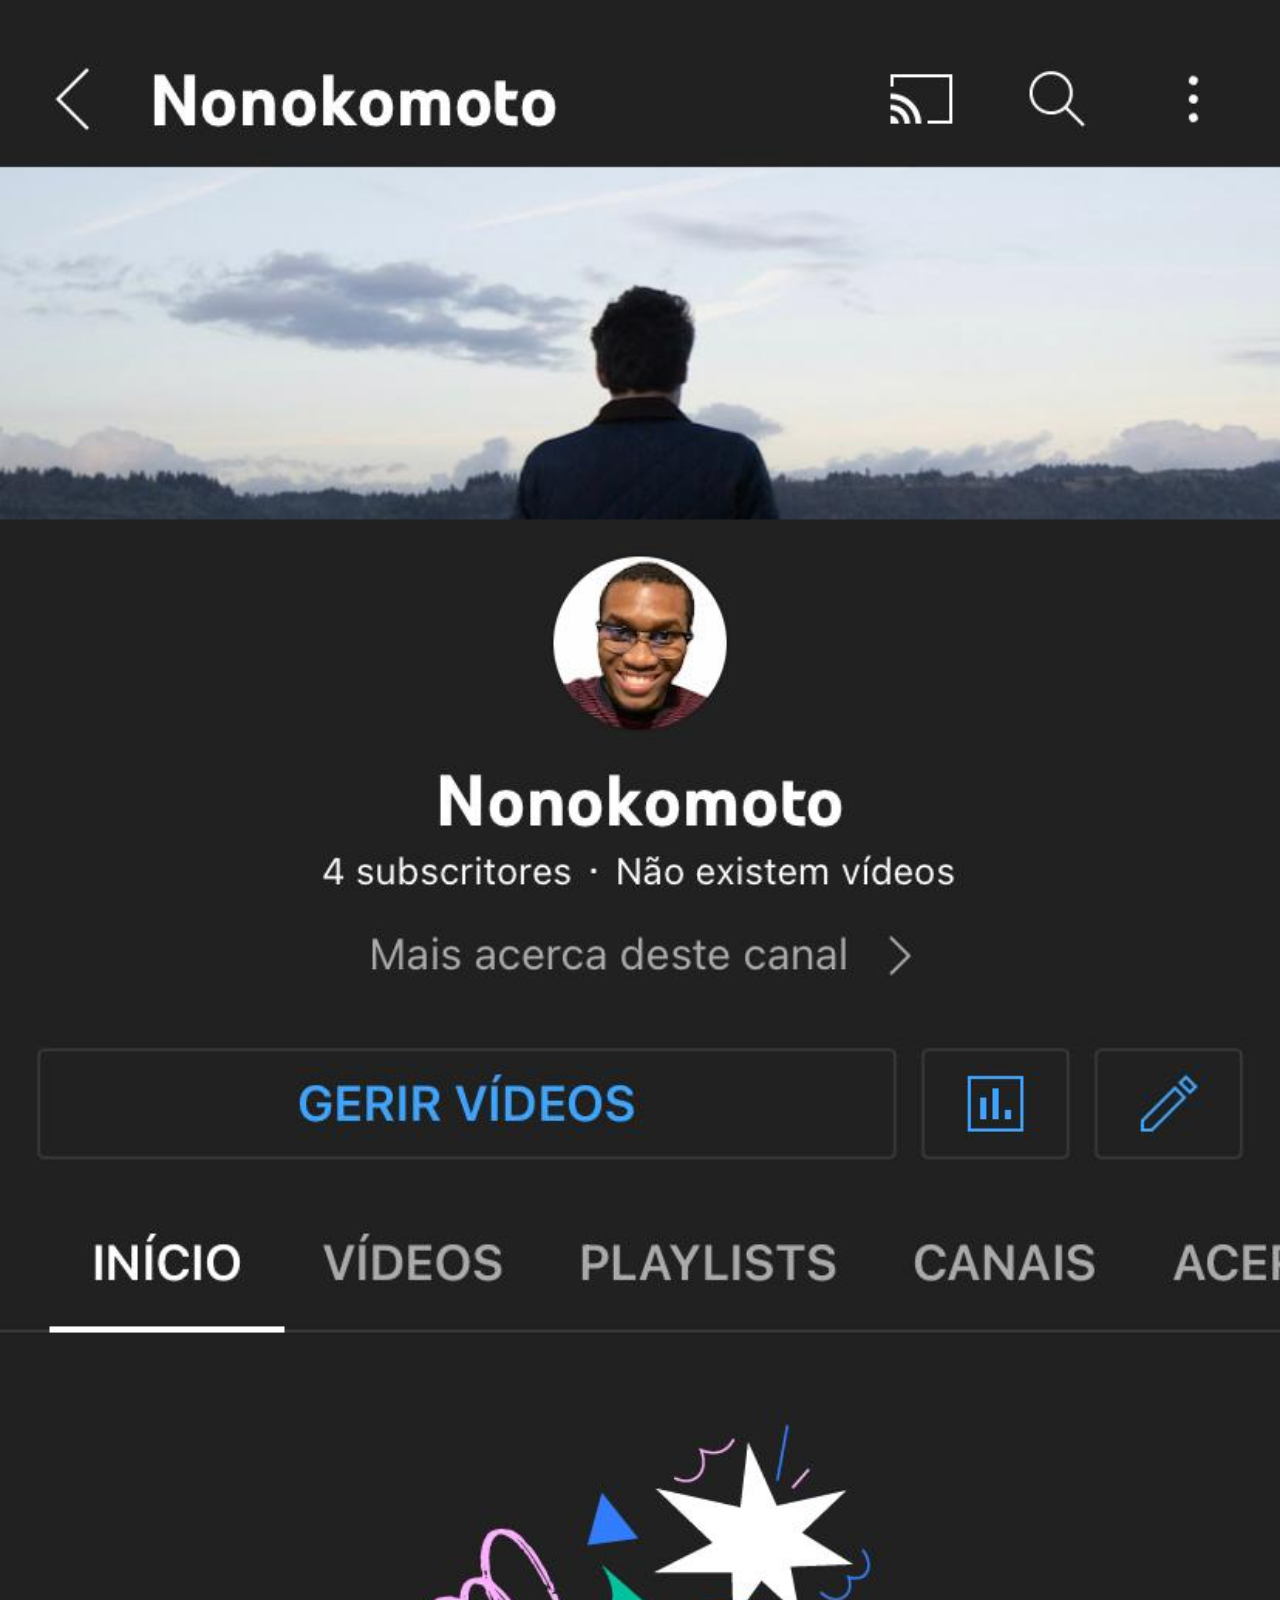
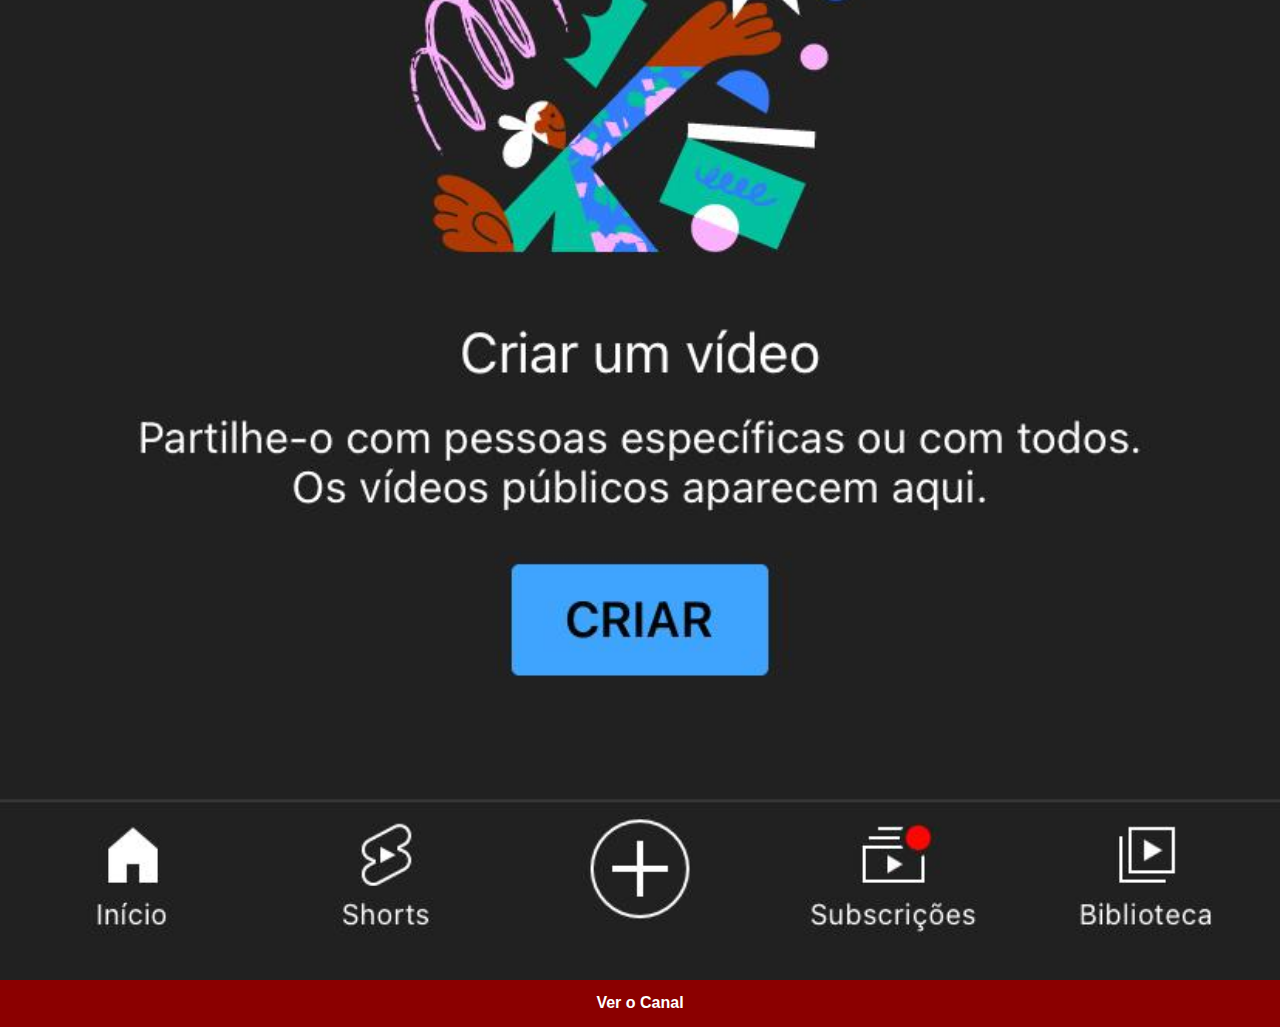
<file: youtube.html>
<!DOCTYPE html>
<html lang="en">
<head>
    <meta charset="UTF-8">
    <meta http-equiv="X-UA-Compatible" content="IE=edge">
    <meta name="viewport" content="width=device-width, initial-scale=1.0">
    <link rel="stylesheet" href="estilos/social.css">
    <title>Youtube</title>
</head>
<body>
    <img src="imagens/youtube.jpeg" alt="Canal Youtube">
    <a href="https://www.youtube.com/channel/UCfYIat7C23LIQ4cSmCtBSMQ" target="_blank">Ver o Canal</a>
</body>
</html>
</file>
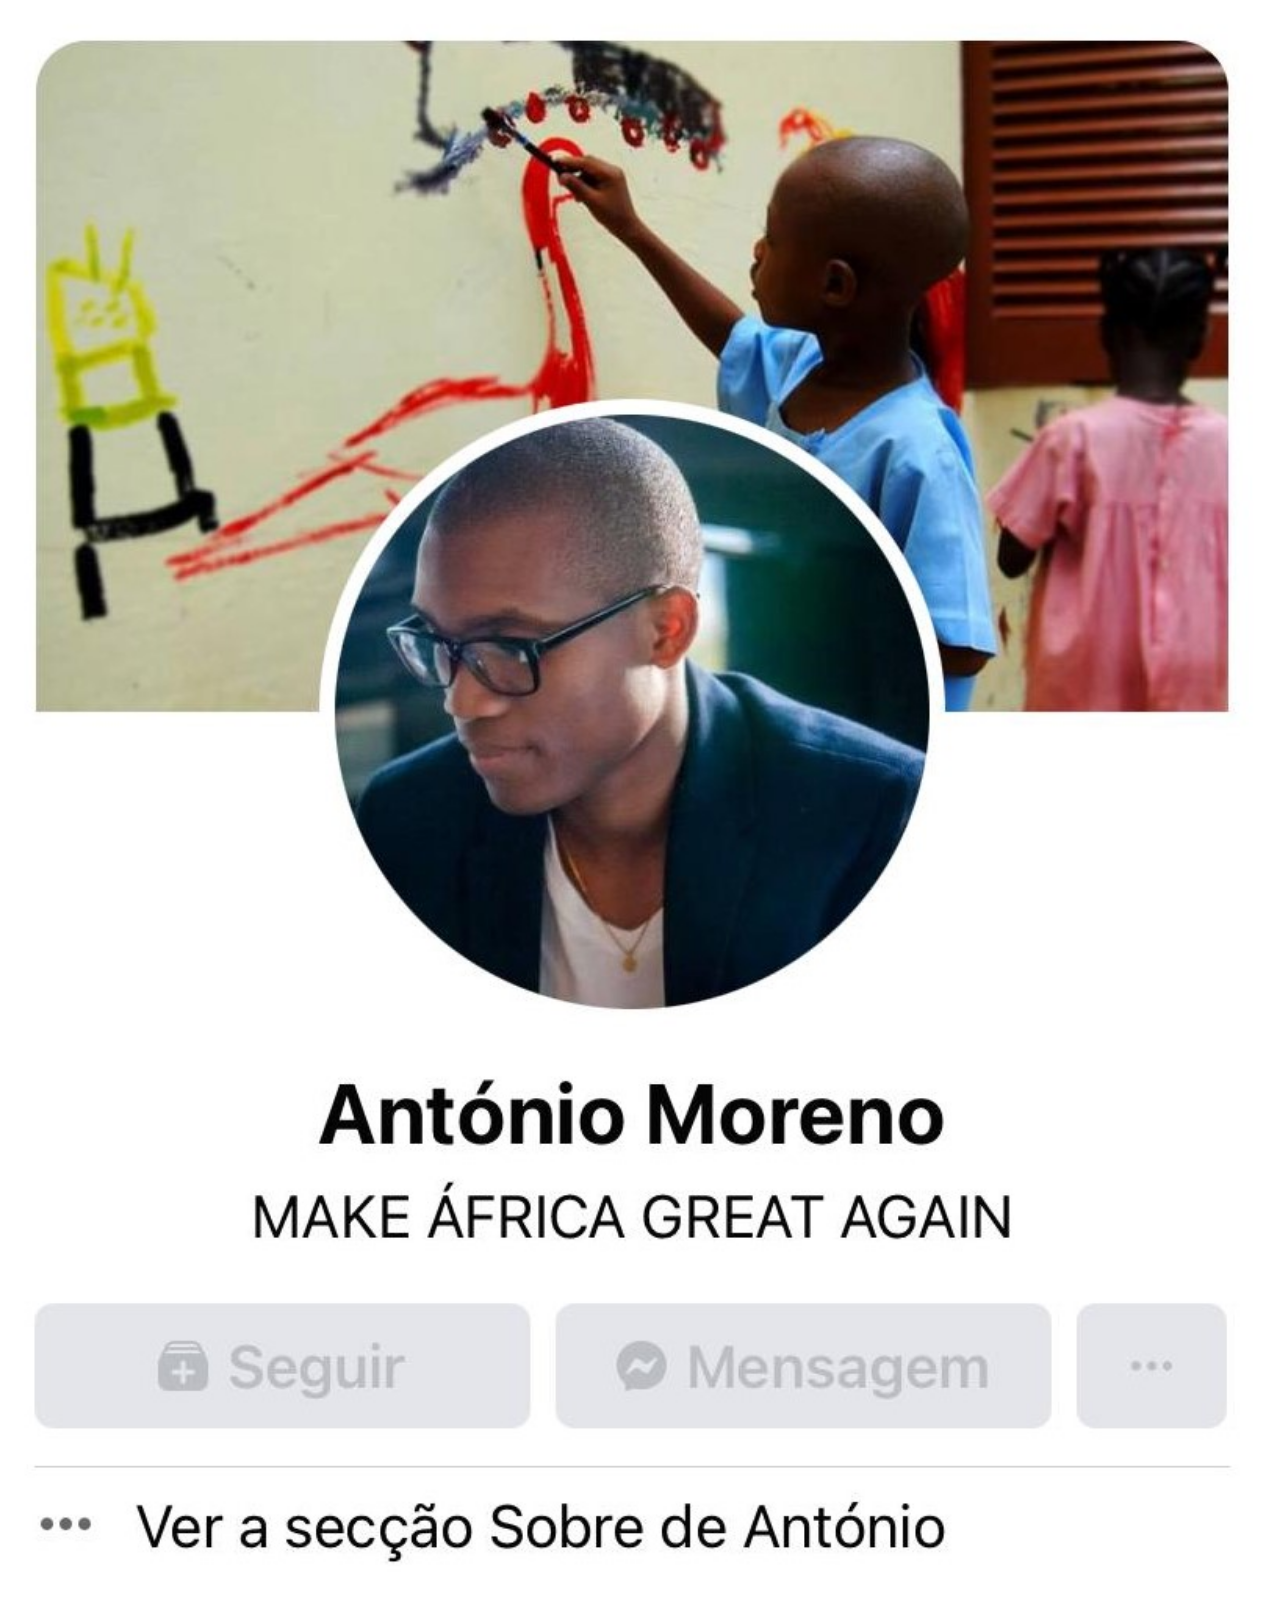
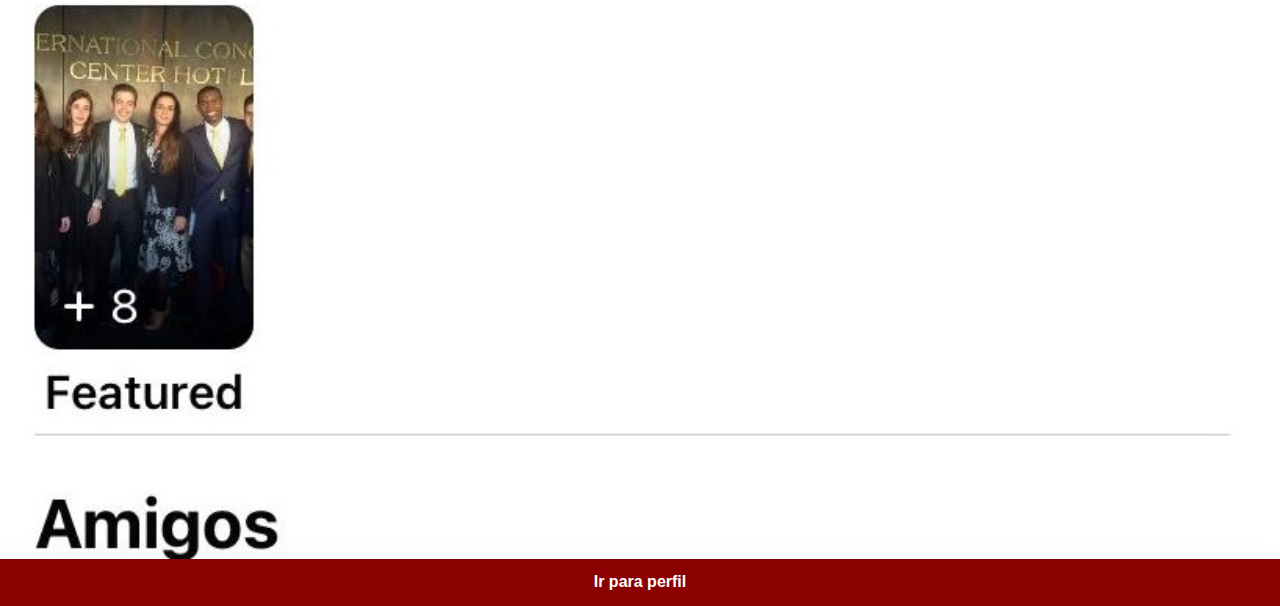
<file: redes/facebook.html>
<!DOCTYPE html>
<html lang="en">
<head>
    <meta charset="UTF-8">
    <meta http-equiv="X-UA-Compatible" content="IE=edge">
    <meta name="viewport" content="width=device-width, initial-scale=1.0">
    <link rel="stylesheet" href="../estilos/social.css">
    <title>Facebook</title>
    
</head>
<body>
    <img src="../imagens/facebook.jpeg" alt="YouTube">
    <a href="https://www.facebook.com/nonokomoto/" target="_blank">Ir para perfil</a>
</body>
</html>
</file>
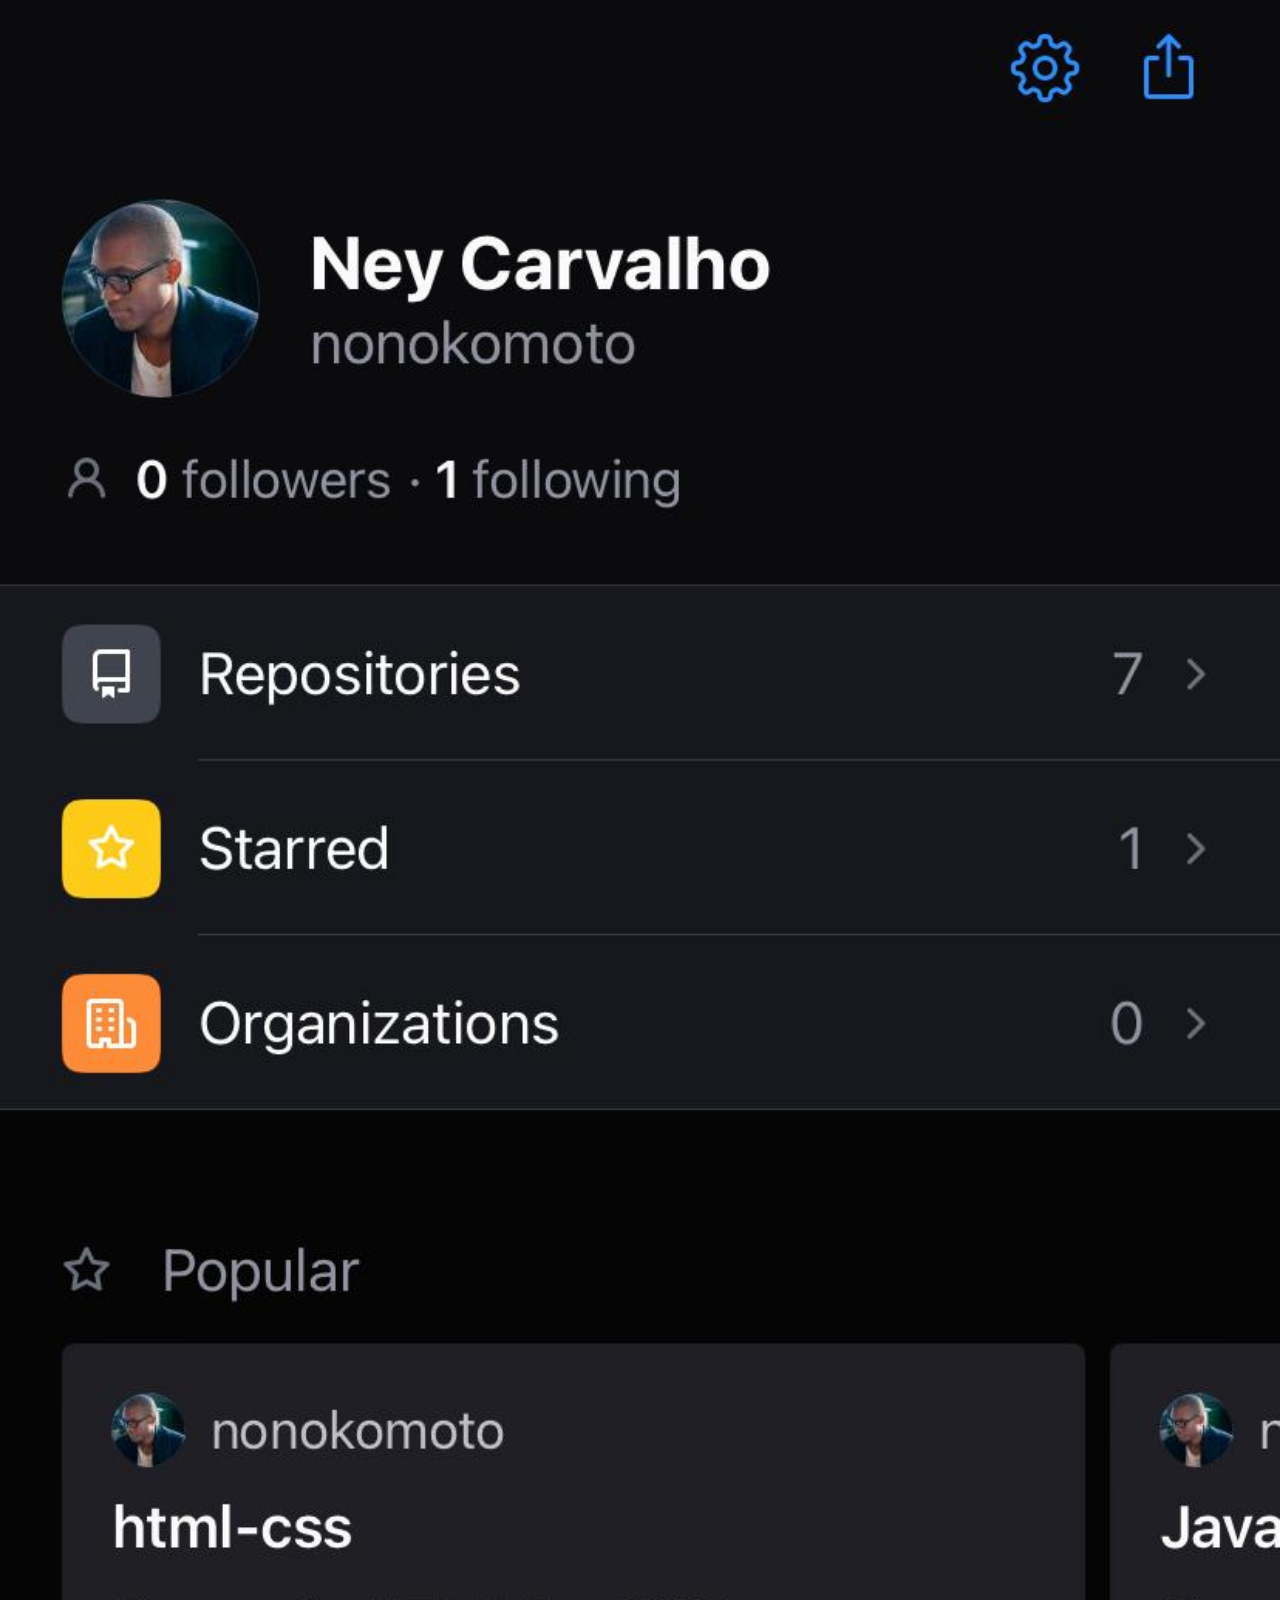
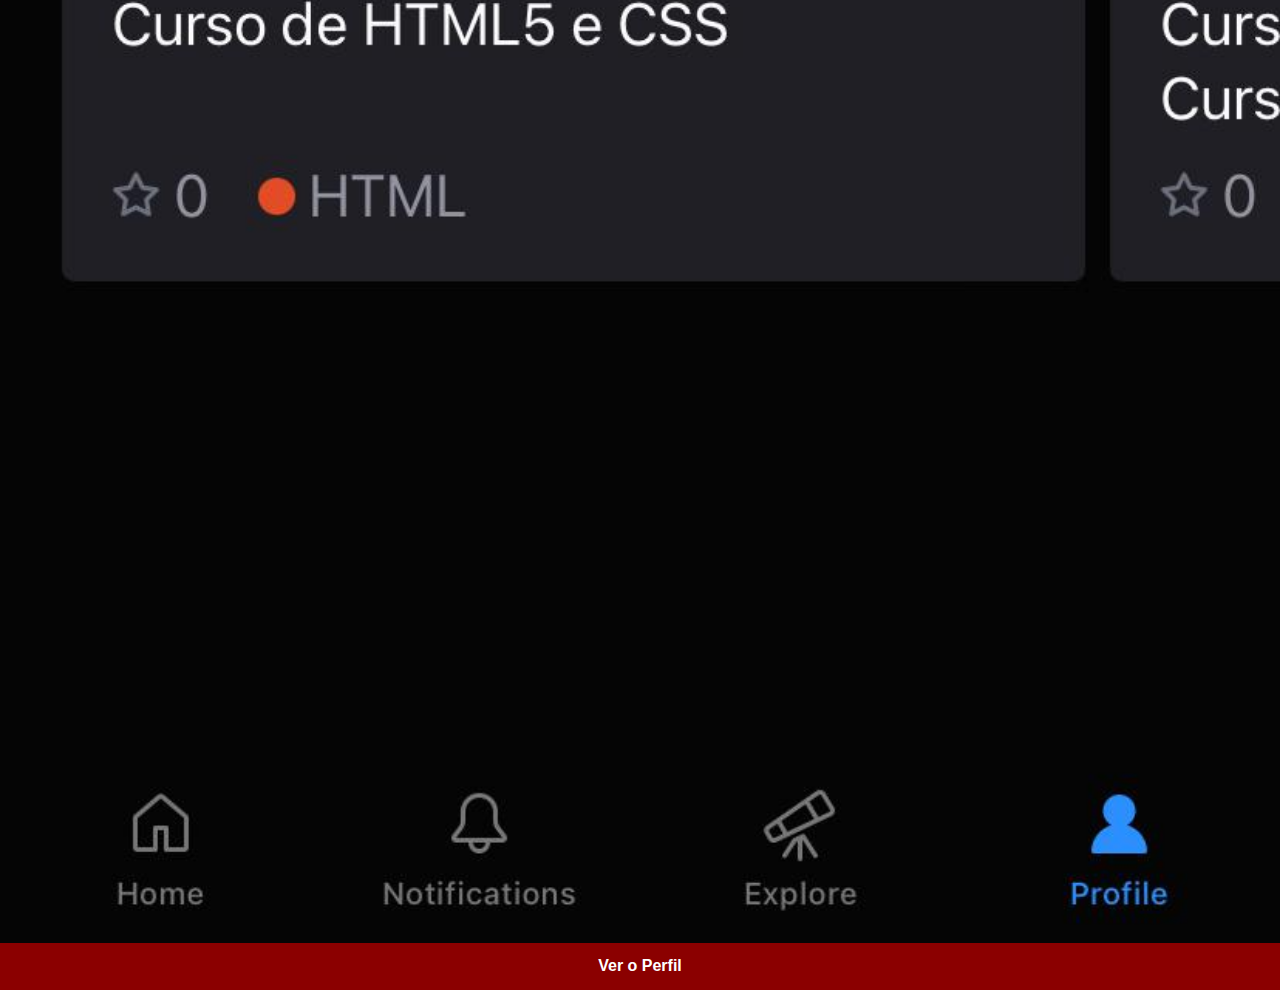
<file: redes/github.html>
<!DOCTYPE html>
<html lang="en">
<head>
    <meta charset="UTF-8">
    <meta http-equiv="X-UA-Compatible" content="IE=edge">
    <meta name="viewport" content="width=device-width, initial-scale=1.0">
    <link rel="stylesheet" href="../estilos/social.css">
    <title>GitHub</title>
</head>
<body>
    <img src="../imagens/github.jpeg" alt="Perfil GitHub">
    <a href="https://github.com/nonokomoto" target="_blank">Ver o Perfil</a>
</body>
</html>
</file>
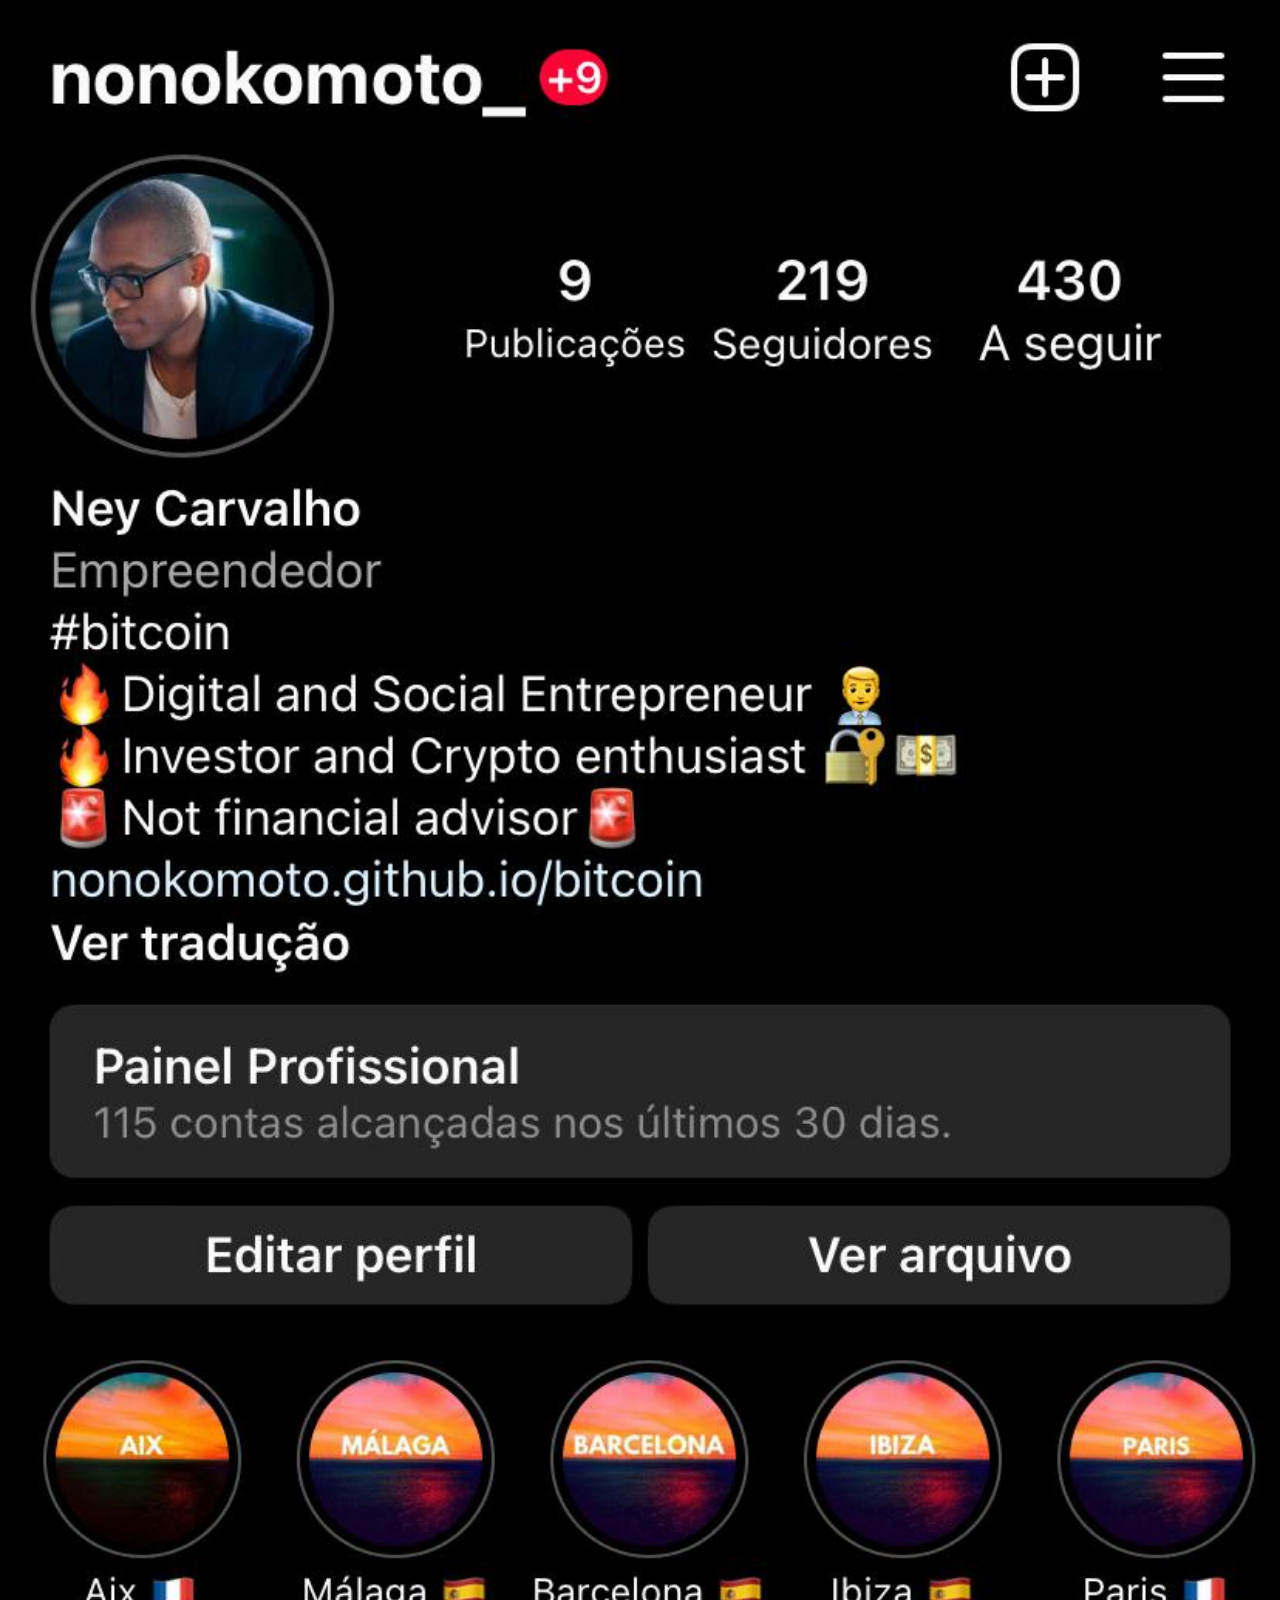
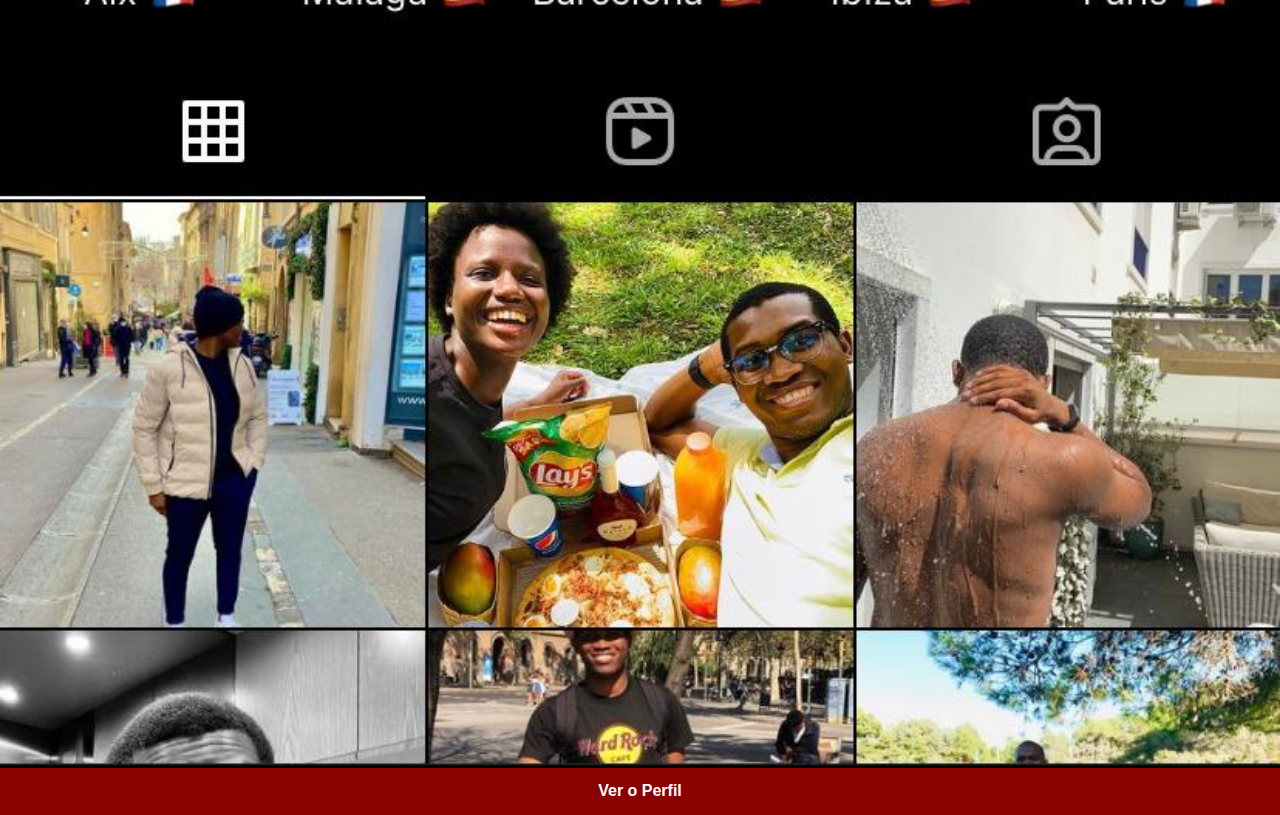
<file: redes/instagram.html>
<!DOCTYPE html>
<html lang="en">
<head>
    <meta charset="UTF-8">
    <meta http-equiv="X-UA-Compatible" content="IE=edge">
    <meta name="viewport" content="width=device-width, initial-scale=1.0">
    <link rel="stylesheet" href="../estilos/social.css">
    <title>Instagram</title>
</head>
<body>
    <img src="../imagens/instagram.jpeg" alt="Perfil Instagram">
    <a href="https://www.instagram.com/nonokomoto_/" target="_blank">Ver o Perfil</a>
</body>
</html>
</file>
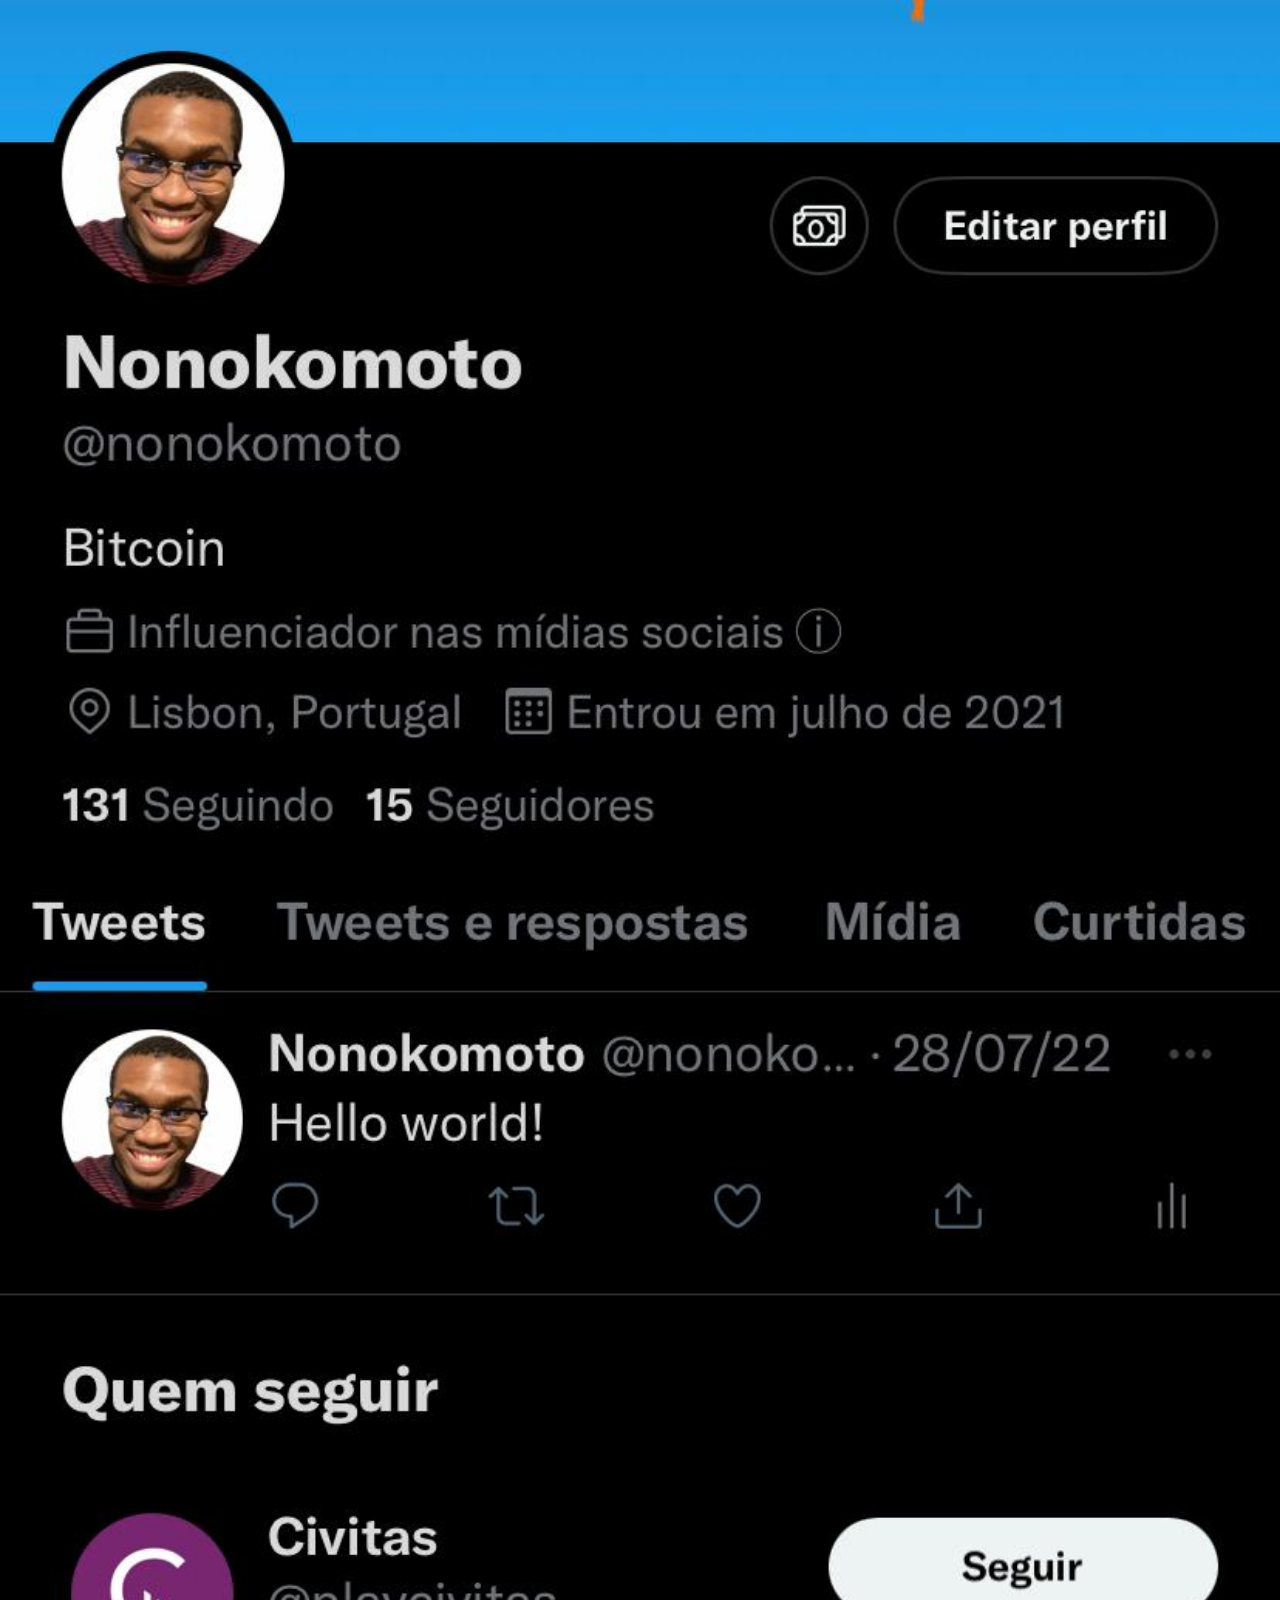
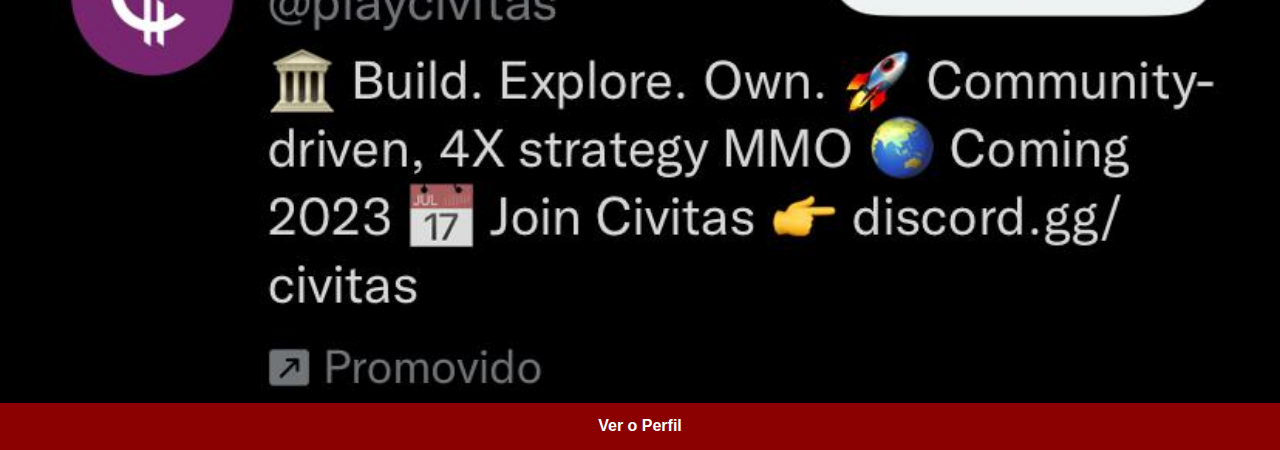
<file: redes/twitter.html>
<!DOCTYPE html>
<html lang="en">
<head>
    <meta charset="UTF-8">
    <meta http-equiv="X-UA-Compatible" content="IE=edge">
    <meta name="viewport" content="width=device-width, initial-scale=1.0">
    <link rel="stylesheet" href="../estilos/social.css">
    <title>Twitter</title>
</head>
<body>
    <img src="../imagens/twitter.jpeg" alt="Perfil Twitter">
    <a href="https://twitter.com/nonokomoto" target="_blank">Ver o Perfil</a>
</body>
</html>
</file>
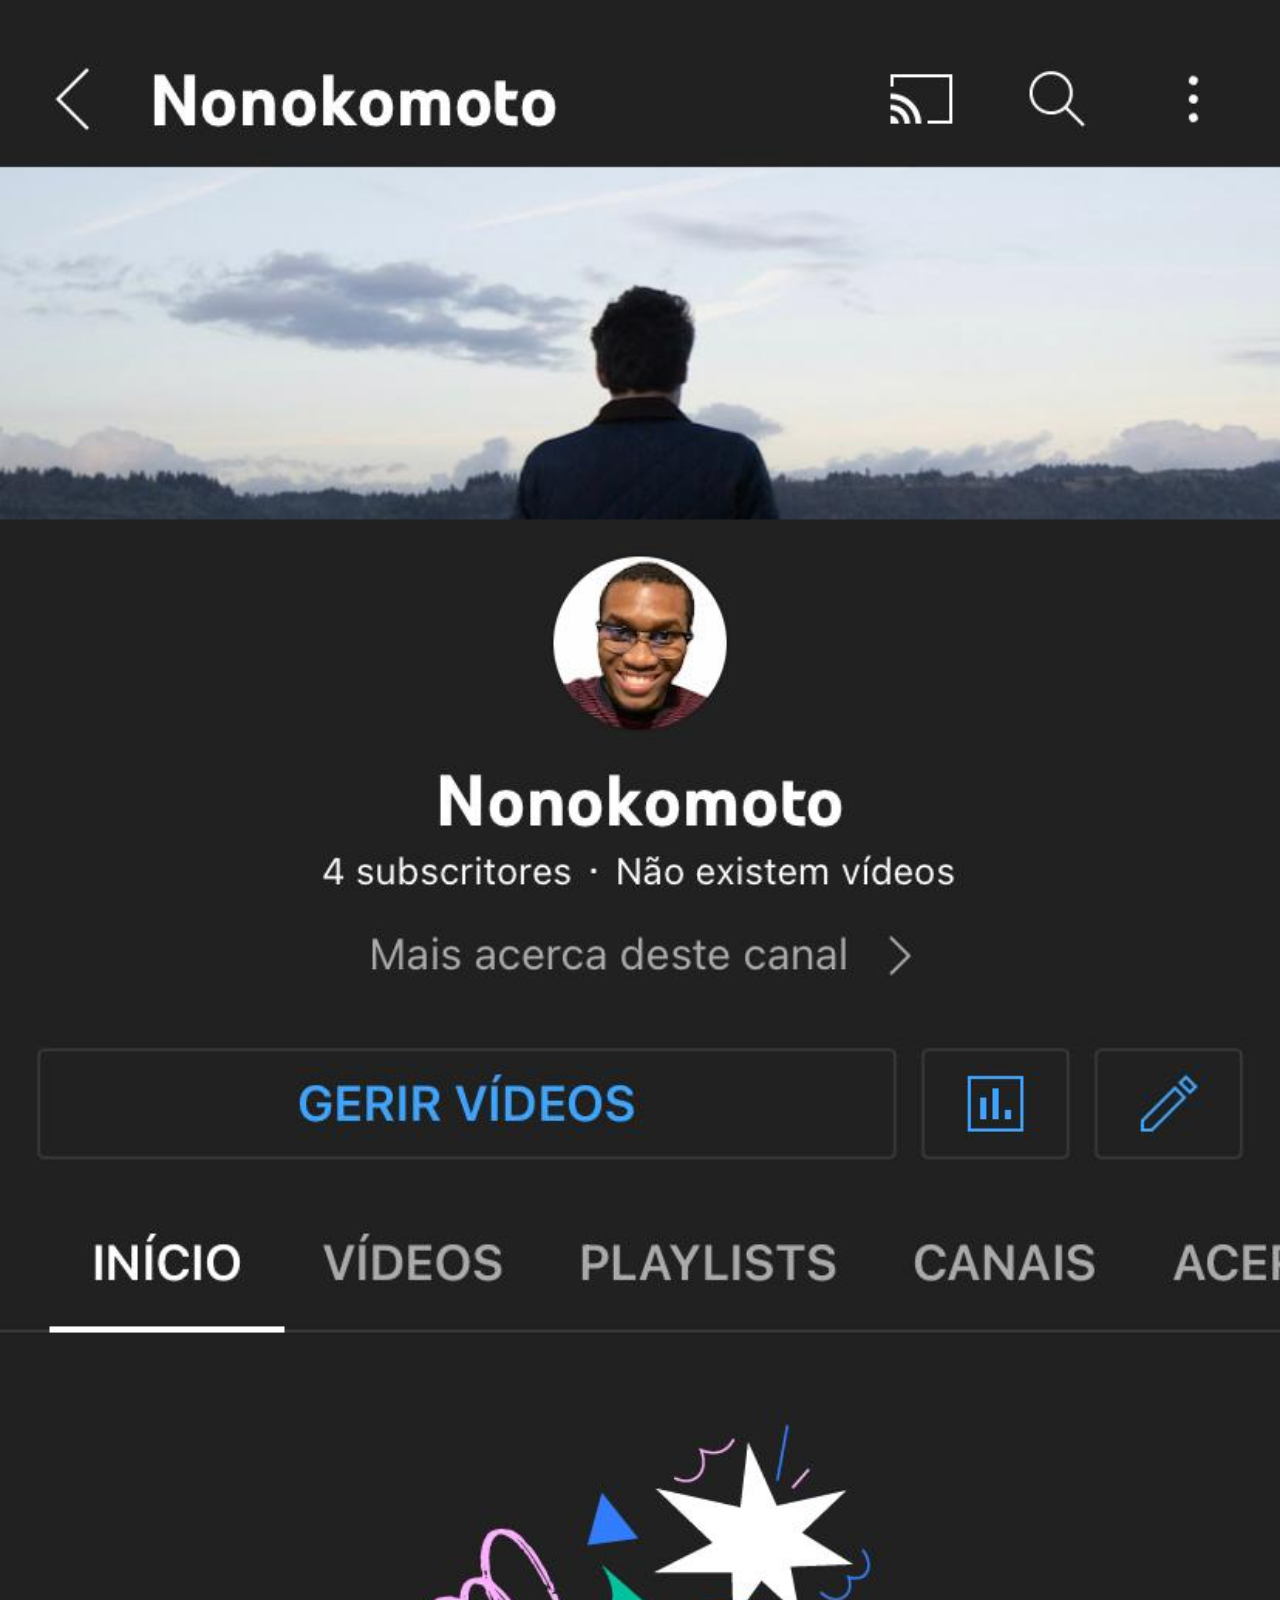
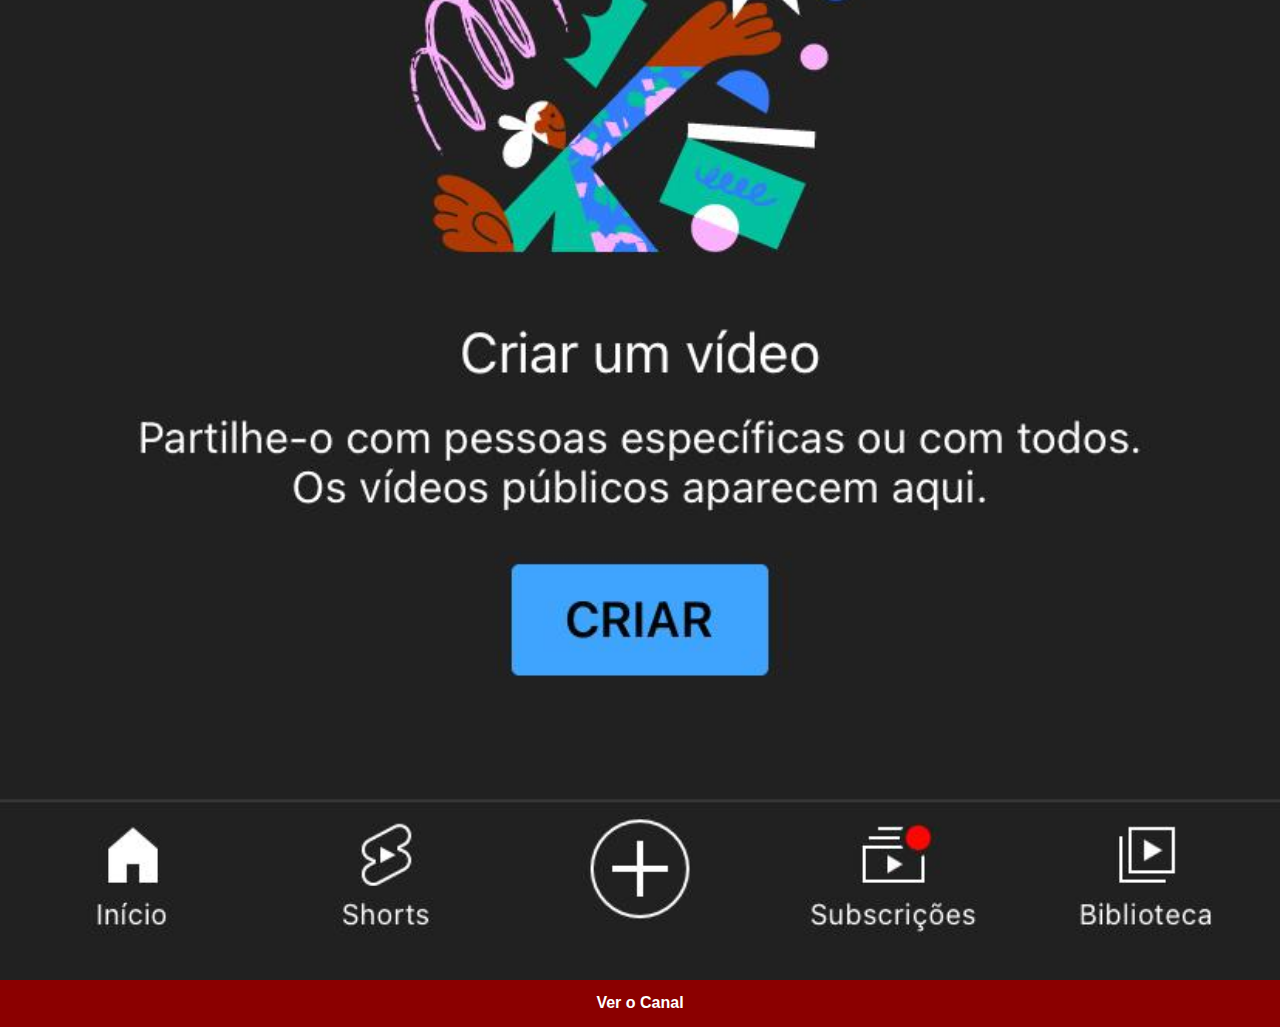
<file: redes/youtube.html>
<!DOCTYPE html>
<html lang="en">
<head>
    <meta charset="UTF-8">
    <meta http-equiv="X-UA-Compatible" content="IE=edge">
    <meta name="viewport" content="width=device-width, initial-scale=1.0">
    <link rel="stylesheet" href="../estilos/social.css">
    <title>Youtube</title>
</head>
<body>
    <img src="../imagens/youtube.jpeg" alt="Canal Youtube">
    <a href="https://www.youtube.com/channel/UCfYIat7C23LIQ4cSmCtBSMQ" target="_blank">Ver o Canal</a>
</body>
</html>
</file>
<file: estilos/style.css>
@charset "UTF-8";

*{ 
    margin: 0px;
    padding: 0px;
    font-family: Arial, Helvetica, sans-serif;
}

html, body{ 
    height: 100vh;
    width: 100vw;
    background: url("../imagens/pexels-jeffrey-czum-2501965.jpg") no-repeat top center;
    background-size:cover;
    background-attachment: fixed;
}

body{

}

main{
    height: 100vh;
    position: relative;

}

section#telefone{
    position: absolute;
    top: 50%;
    left: 50%;
    transform: translate(-50%, -50%);

    height: 627px;
    width: 311px;
    background-color: blue;
    background: url("../imagens/frame-iphone.png");

}
section#redes-sociais{
    position: absolute;
    top: 50%;
    left: 10%;
    transform: translate(-50%, -50%);
}

section#redes-sociais img {

    width: 50px;
    margin: 10px;
    border-radius: 50%;
    box-shadow: 2px 2px 5px rgba(0, 0, 0, 0.237);

    box-sizing: border-box;
    
}

section#redes-sociais img:hover{
    transform: translate(-2px, -2px);
    box-shadow: 5px 5px 10px rgba(0, 0, 0, 0.26);
    transition: transform .3s, border 1s;
}

iframe#tela{
    position: relative;
    top: 80px;
    left: 22px;
    width: 270px;
    height: 472px;
  
}
</file>
<file: estilos/social.css>
@charset "UTF-8";

*{
    margin: 0px;
    padding: 0px;
    font-family: Arial, Helvetica, sans-serif
}
::-webkit-scrollbar{
    width: 0px;
    height: 0px;
}

img{
    width: 100vw;
    
}

a{
    display: block;
    background-color: darkred;
    text-decoration: none;
    color: white;
    text-align: center;
    font-weight: bold;
    padding: 15px;
    margin-top: -5px;
    
}

a:hover{
    background-color:#0f92f3;
}
</file>
